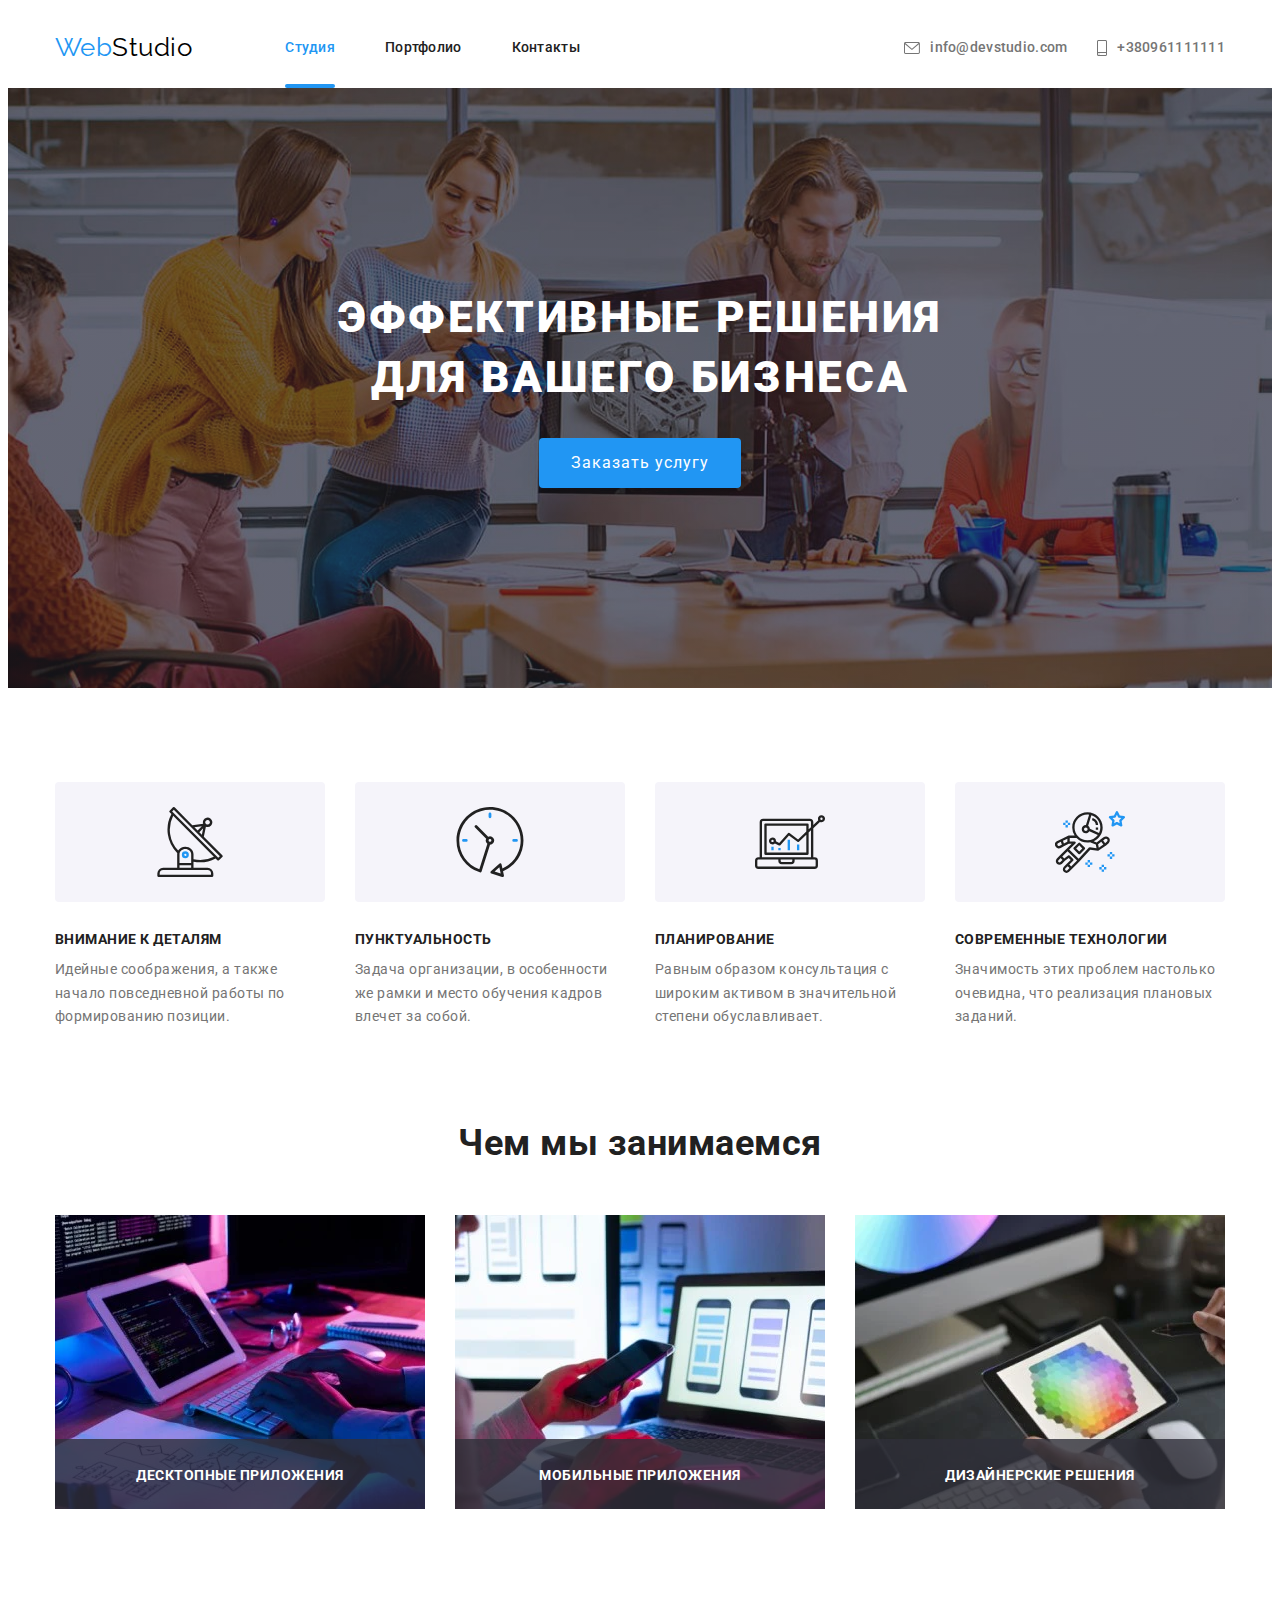
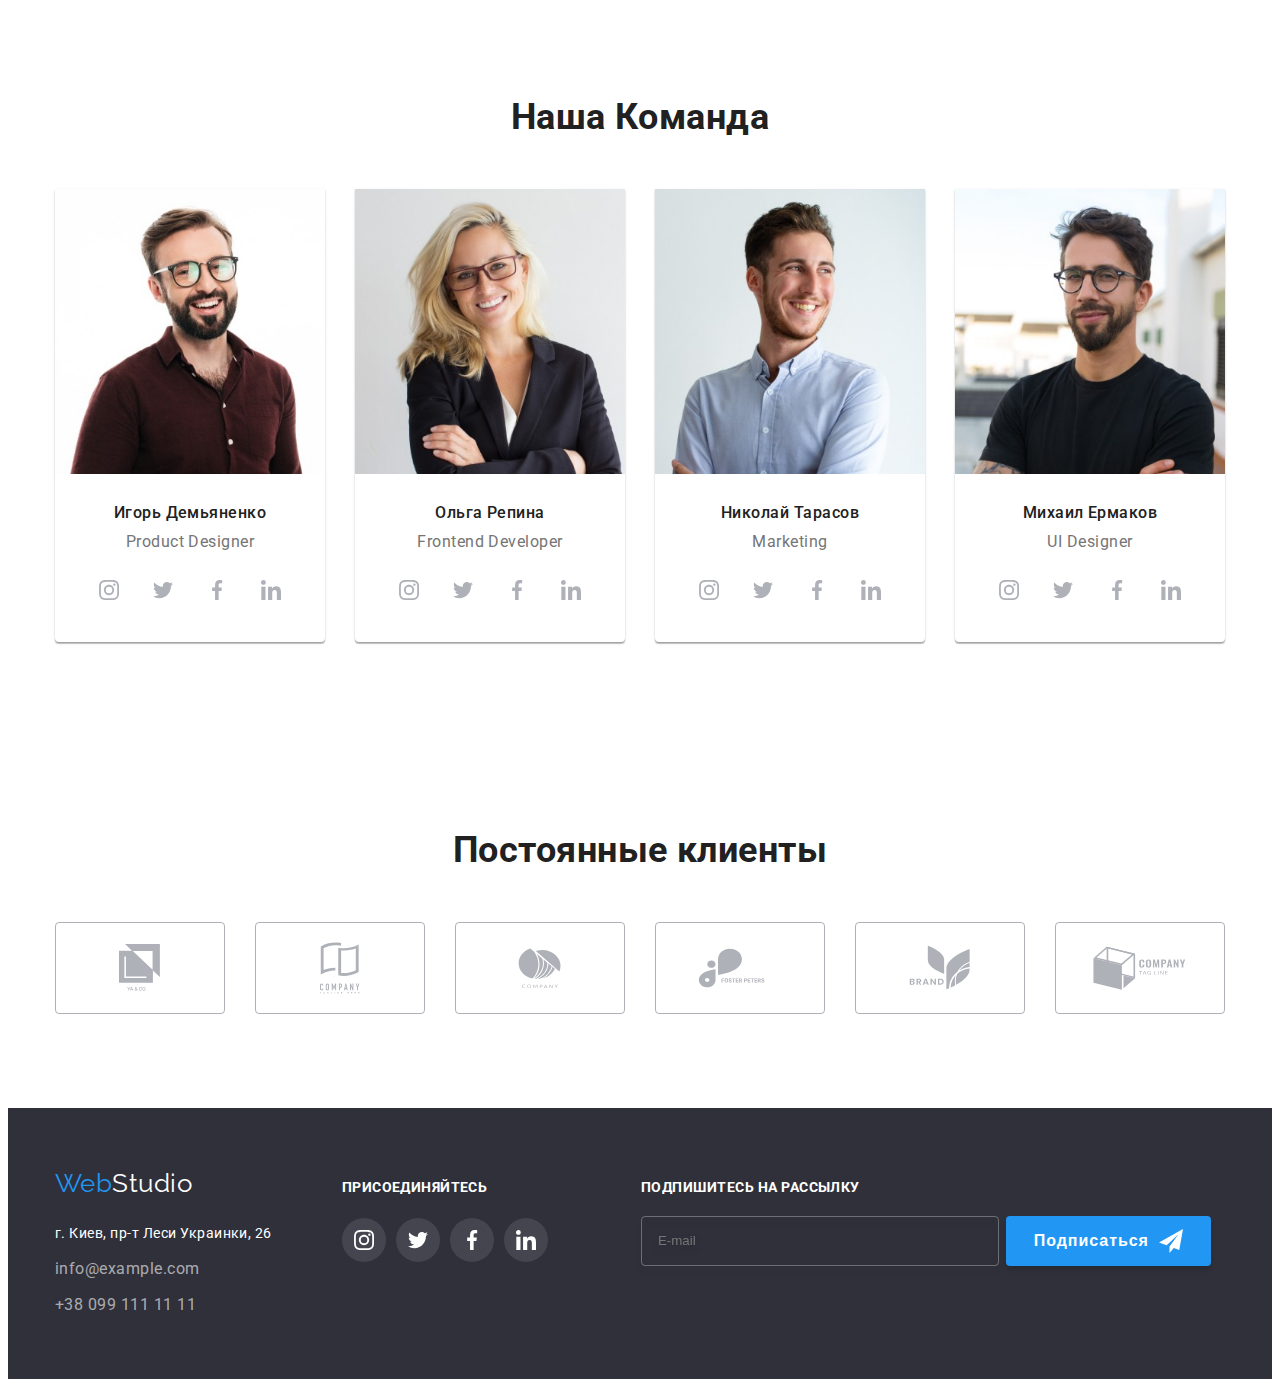
<file: index.html>
<!DOCTYPE html>
<html lang="ru">

<head>
  <meta charset="UTF-8" />
  <meta http-equiv="X-UA-Compatible" content="IE=edge" />
  <meta name="viewport" content="width=device-width, initial-scale=1.0" />
  <!-- Normalize styles -->
  <link rel="stylesheet" href="https://cdnjs.cloudflare.com/ajax/libs/modern-normalize/1.1.0/modern-normalize.min.css"
    integrity="sha512-wpPYUAdjBVSE4KJnH1VR1HeZfpl1ub8YT/NKx4PuQ5NmX2tKuGu6U/JRp5y+Y8XG2tV+wKQpNHVUX03MfMFn9Q=="
    crossorigin="anonymous" referrerpolicy="no-referrer" />
  <!-- styles -->
  <link href="https://fonts.googleapis.com/css2?family=Raleway:wght@700&family=Roboto:wght@400;500;700;900&display=swap"
    rel="stylesheet" />
  <link rel="stylesheet" href="./css/main.min.css">
  <title>WebStudio</title>
</head>

<body data-body>
  <!--header-->
  <header class="header">
    <div class="container header-container">

      <!-- navigation -->

      <nav class="nav">
        <a class="logo logo--in-header link" href="./index.html"> <span class="logo__web">Web</span>Studio</a>
        <ul class="nav__list list">
          <li class="nav__item">
            <a class="nav__link curent link" href="./index.html">Студия</a>
          </li>
          <li class="nav__item">
            <a class="nav__link link" href="./portfolio.html">Портфолио</a>
          </li>
          <li class="nav__item"><a class="nav__link link" href="">Контакты</a></li>
        </ul>
      </nav>

      <!-- contacts -->

      <ul class="contacts list">
        <li class="contacts__item">
          <a class="contacts__link link" href="mailto:info@devstudio.com">
            <svg class="contacts__icons" width="16px" height="12px">
              <use href="./images/icons.svg#icon-envelope"></use>
            </svg>info@devstudio.com
          </a>
        </li>
        <li class="contacts__item">
          <a class="contacts__link link" href="tel:+380961111111">
            <svg class="contacts__icons" width="10px" height="16px">
              <use href="./images/icons.svg#icon-smartphone"></use>
            </svg>+380961111111
          </a>
        </li>
      </ul>

      <!-- mobile-menu-btn -->
      <button class="mobile-menu-btn " type="button" data-menu-button>
        <svg class="mobile-menu-icon" width="24" height="16">
          <use class="mobile-menu-burger" href="./images/icons.svg#icon-mob-burger_24px"></use>
          <use class="mobile-menu-close" href="./images/icons.svg#icon-mob-close_24px"></use>
        </svg>
      </button>
    </div>
  </header>
  <main>
    <!-- Hero -->
    <section class="section hero overlay-hero">
      <div class="container">
        <h1 class="hero__header">Эффективные решения для вашего бизнеса</h1>
        <button class="button--in-hero button" type="button" data-modal-open>Заказать услугу</button>
      </div>
    </section>
    <!-- modal window -->
    <div class="backdrop is-hidden" data-modal>
      <div class="modal">
        <button class="close-btn" type="button" data-modal-close>
          <svg class="close-btn__icon" width="11px" height="11px">
            <use href="./images/icons.svg#icon-close"></use>
          </svg>
        </button>
        <form class="form" name="user-register-form" autocomplete="on" novalidate>
          <div role="group" aria-labelledby="form-header">
            <p class="form__header">Оставьте свои данные, мы вам перезвоним</p>
            <ul class="form__list list">
              <li class="form__item ">
                <label class="form__lable" for="name">Имя</label>
                <input class="form__input" type="text" name="name" placeholder=" " />
                <svg class="form__icon" width="12px" height="12px">
                  <use href="./images/icons.svg#icon-person-blank"></use>
                </svg>
              </li>
              <li class="form__item">
                <label class="form__lable" for="tel">Телефон</label>
                <input class="form__input" type="phone" name="phone" placeholder=" " />
                <svg class="form__icon" width="12px" height="12px">
                  <use href="./images/icons.svg#icon-phone-blank"></use>
                </svg>
              </li>
              <li class="form__item">
                <label class="form__lable" for="mail">Почта</label>
                <input class="form__input" type="email" name="email" placeholder=" " />
                <svg class="form__icon" width="12px" height="12px">
                  <use href="./images/icons.svg#icon-email-blank"></use>
                </svg>
              </li>
              <li class="form__item">
                <label class="form__lable" for="comment">Коментарий</label>
                <textarea class="form__textarea" name="comment" id="comment" cols="10" rows=""
                  placeholder="Введите текст"></textarea>
              </li>
            </ul>
            <label class="form__checkbox">
              <input class="form__checkbox-input visually-hidden " type="checkbox" name="user-agreement" />
              <span class="form__custom-checkbox">
                <svg class="form__checkbox-icon" width="12px" height="11px">
                  <use href="./images/icons.svg#icon-check"></use>
                </svg>
              </span>
              <span class="form__checkbox-agreement">Соглашаюсь с рассылкой и принимаю <a class="form__checkbox-agreed"
                  href="./index.html">Условия договора</a>
              </span>
            </label>
          </div>
          <button class="form-button" type="submit">Отправить</button>
        </form>
      </div>
    </div>

    <!-- mobile menu -->
    <div class="mobile-menu " data-menu>
      <ul class="mobile-menu-nav list">
        <li class="mobile-menu-nav-item">
          <a class="mobile-menu-nav-link link current" href="./index.html">Студия </a>
        </li>
        <li class="mobile-menu-nav-item">
          <a class="mobile-menu-nav-link link" href="./portfolio.html">Портфолио</a>
        </li>
        <li class="mobile-menu-nav-item">
          <a class="mobile-menu-nav-link link" href="">Контакты</a>
        </li>
      </ul>

      <ul class="mobile-menu-contacts list">
        <li class="mobile-menu-contacts-item">
          <a class="link mobile-menu-contacts--tel accent" href="tel:+380961111111"> +38 096 111 11 11 </a>
        </li>
        <li class="mobile-menu-contacts-item">
          <a class="link mobile-menu-contacts--mail" href="mailto:info@devstudio.com">info@devstudio.com</a>
        </li>
      </ul>

      <ul class="mobile-menu-socials list">
        <li class="mobile-menu-socials-item">
          <a class="mobile-menu-socials-link link" href=""> Instagram </a>
        </li>
        <li class="mobile-menu-socials-item">
          <a class="mobile-menu-socials-link link" href="">Twitter</a>
        </li>
        <li class="mobile-menu-socials-item">
          <a class="mobile-menu-socials-link link" href="">Facebook</a>
        </li>
        <li class="mobile-menu-socials-item">
          <a class="mobile-menu-socials-link link" href="">LinkedIn</a>
        </li>
      </ul>
    </div>

    <!-- Feature-->
    <section class="section feature ">
      <div class="container">
        <h2 class="visually-hidden">Особенность</h2>
        <ul class="feature__list card-set list">
          <li class="feature__item card-set__item ">
            <div class="feature__icon-box">
              <svg width="70px" height="70px">
                <use href="./images/icons.svg#icon-antenna"></use>
              </svg>
            </div>

            <h3 class="feature__title">Внимание к деталям</h3>
            <p class="feature__text">
              Идейные соображения, а также начало повседневной работы по формированию позиции.
            </p>
          </li>
          <li class="feature__item card-set__item">
            <div class="feature__icon-box">
              <svg width="70px" height="70px">
                <use href="./images/icons.svg#icon-clock"></use>
              </svg>
            </div>
            <h3 class="feature__title">Пунктуальность</h3>
            <p class="feature__text">
              Задача организации, в особенности же рамки и место обучения кадров влечет за собой.
            </p>
          </li>
          <li class="feature__item card-set__item">
            <div class="feature__icon-box">
              <svg width="70px" height="70px">
                <use href="./images/icons.svg#icon-diagram"></use>
              </svg>
            </div>
            <h3 class="feature__title">Планирование</h3>
            <p class="feature__text">
              Равным образом консультация с широким активом в значительной степени обуславливает.
            </p>
          </li>
          <li class="feature__item card-set__item">
            <div class="feature__icon-box">
              <svg width="70px" height="70px">
                <use href="./images/icons.svg#icon-astronaut"></use>
              </svg>
            </div>
            <h3 class="feature__title">Современные технологии</h3>
            <p class="feature__text">
              Значимость этих проблем настолько очевидна, что реализация плановых заданий.
            </p>
          </li>
        </ul>
      </div>
    </section>
    <!-- About -->
    <section class="about section">
      <div class="container">
        <h2 class="section-title">Чем мы занимаемся</h2>
        <ul class="about__list list">
          <li class="about__img">
            <div class="about__overlay">
              <p class="about__text">Десктопные приложения</p>
            </div>
            <picture>
              <!-- decktop -->
              <source media="(min-width:1200px)"
                srcset="./images/base/about/about_1.webp 1x, ./images/base/about/about_1@2x.webp 2x "
                type="image/webp" />

              <source media="(min-width:1200px)"
                srcset="./images/base/about/about_1.jpg 1x, ./images/base/about/about_1@2x.jpg 2x " type="image/jpg" />
              <img src="./images/base/about/about_1.jpg" alt="верстка" width="">
            </picture>
          </li>
          <li class="about__img">
            <div class="about__overlay">
              <p class="about__text">Мобильные приложения</p>
            </div>
            <picture>
              <!-- decktop -->
              <source media="(min-width:1200px)"
                srcset="./images/base/about/about_2.webp 1x, ./images/base/about/about_2@2x.webp 2x "
                type="image/webp" />

              <source media="(min-width:1200px)"
                srcset="./images/base/about/about_2.jpg 1x, ./images/base/about/about_2@2x.jpg 2x " type="image/jpg" />
              <img src="./images/base/about/about_2.jpg" alt="верстка" width="">
            </picture>

            <!-- <img src="./images/base/box2.jpg" alt="мультиплатформа" width="370" /> -->
          </li>
          <li class="about__img">
            <div class="about__overlay">
              <p class="about__text">Дизайнерские решения</p>
            </div>
            <picture>
              <!-- decktop -->
              <source media="(min-width:1200px)"
                srcset="./images/base/about/about_3.webp 1x, ./images/base/about/about_3@2x.webp 2x "
                type="image/webp" />

              <source media="(min-width:1200px)"
                srcset="./images/base/about/about_3.jpg 1x, ./images/base/about/about_3@2x.jpg 2x " type="image/jpg" />
              <img src="./images/base/about/about_3.jpg" alt="верстка" width="">
            </picture>
            <!-- <img src="./images/base/box3.jpg" alt="дизайн" width="370" /> -->
          </li>
        </ul>
      </div>
    </section>
    <!-- Team -->
    <section class="section">
      <div class="container team">
        <h2 class="section-title">Наша Команда</h2>
        <ul class="team__list card-set list">
          <li class="team__item card-set__item">
            <a href=""></a>
            <picture>
              <!-- decktop -->
              <source media="(min-width:min-width:1200px )" srcset="./images/base/team/deck/team-deck-1.webp 1x,
               ./images/base/team/deck/team-deck-1x2.webp 2x" type="image/webp">
              <source media="(min-width:min-width:1200px )" srcset="./images/base/team/deck/team-deck-1.jpg 1x,
                             ./images/base/team/deck/team-deck-1x2.jpg 2x" type="image/jpg">
              <!-- tablet -->
              <source media="(min-width:768px )" srcset="./images/base/team/tablet/team-01-tab.jpg 1x,
                                  ./images/base/team/tablet/team-01-tab@2x.jpg 2x" type="image/jpg">
              <source media="(min-width:768px )" srcset="./images/base/team/tablet/team-01-tab.webp 1x,
                                                    ./images/base/team/tablet/team-01-tab@2x.webp 2x"
                type="image/webp">
              <!-- mobile -->
              <source media="(max-width:767px )" srcset="./images/base/team/mobile/team-01-mob.jpg 1x,
                  ./images/base/team/mobile/team-01-mob@2x.jpg 2x" type="image/jpg">
              <source media="(max-width:767px )" srcset="./images/base/team/mobile/team-01-mob.webp 1x,
                                    ./images/base/team/mobile/team-01-mob@2x.webp 2x" type="image/webp">

              <img class="team__img" src="./images/base/team/mobile/team-01-mob.jpg" alt="Игорь Демьяненко" width="450"
                height="460" />


            </picture>

            <div class="team__deck">
              <h3 class="team__member">Игорь Демьяненко</h3>
              <p class="team__member-prof" lang="en">Product Designer</p>
              <ul class="social-media list">
                <li class="social-media__item">
                  <a class="social-media__link link" href="" target="_blank" rel="noopener noreferrer"
                    aria-label="instagram">
                    <svg class="social-media__icon" width="20px" height="20px">
                      <use href="./images/icons.svg#icon-instagram"></use>
                    </svg>
                  </a>
                </li>
                <li class="social-media__item">
                  <a class="social-media__link link" href="" target="_blank" rel="noopener noreferrer"
                    aria-label="twitter">
                    <svg class="social-media__icon" width="20px" height="20px">
                      <use href="./images/icons.svg#icon-twitter"></use>
                    </svg>
                  </a>
                </li>
                <li class="social-media__item">
                  <a class="social-media__link link" href="" target="_blank" rel="noopener noreferrer"
                    aria-label="facebook">
                    <svg class="social-media__icon" width="20px" height="20px">
                      <use href="./images/icons.svg#icon-facebook"></use>
                    </svg>
                  </a>
                </li>
                <li class="social-media__item">
                  <a class="social-media__link link" href="" target="_blank" rel="noopener noreferrer"
                    aria-label="linkedin">
                    <svg class="social-media__icon" width="20px" height="20px">
                      <use href="./images/icons.svg#icon-linkedin"></use>
                    </svg>
                  </a>
                </li>
              </ul>
            </div>
          </li>
          <li class="team__item card-set__item">
            <picture>
              <!-- decktop -->
              <source media="(min-width:min-width:1200px )" srcset="./images/base/team/deck/team-deck-2.webp 1x,
                             ./images/base/team/deck/team-deck-2x2.webp 2x" type="image/webp">
              <source media="(min-width:min-width:1200px )" srcset="./images/base/team/deck/team-deck-2.jpg 1x,
                                           ./images/base/team/deck/team-deck-2x2.jpg 2x" type="image/jpg">
              <!-- tablet -->
              <source media="(min-width:768px )" srcset="./images/base/team/tablet/team-02-tab.jpg 1x,
                                                ./images/base/team/tablet/team-02-tab@2x.jpg 2x" type="image/jpg">
              <source media="(min-width:768px )" srcset="./images/base/team/tablet/team-02-tab.webp 1x,
                                                                  ./images/base/team/tablet/team-02-tab@2x.webp 2x"
                type="image/webp">
              <!-- mobile -->
              <source media="(max-width:767px )" srcset="./images/base/team/mobile/team-02-mob.jpg 1x,
                                ./images/base/team/mobile/team-02-mob@2x.jpg 2x" type="image/jpg">
              <source media="(max-width:767px )" srcset="./images/base/team/mobile/team-02-mob.webp 1x,
                                                  ./images/base/team/mobile/team-02-mob@2x.webp 2x" type="image/webp">

              <img class="team__img" src="./images/base/team/mobile/team-02-mob.jpg" alt="Ольга Репина" width="450"
                height="460" />
            </picture>


            <div class="team__deck">
              <h3 class="team__member">Ольга Репина</h3>
              <p class="team__member-prof" lang="en">Frontend Developer</p>
              <ul class="social-media list">
                <li class="social-media__item">
                  <a class="social-media__link link" href="" target="_blank" rel="noopener noreferrer"
                    aria-label="instagram">
                    <svg class="social-media__icon" width="20px" height="20px">
                      <use href="./images/icons.svg#icon-instagram"></use>
                    </svg>
                  </a>
                </li>
                <li class="social-media__item">
                  <a class="social-media__link link" href="" target="_blank" rel="noopener noreferrer"
                    aria-label="twitter">
                    <svg class="social-media__icon" width="20px" height="20px">
                      <use href="./images/icons.svg#icon-twitter"></use>
                    </svg>
                  </a>
                </li>
                <li class="social-media__item">
                  <a class="social-media__link link" href="" target="_blank" rel="noopener noreferrer"
                    aria-label="facebook">
                    <svg class="social-media__icon" width="20px" height="20px">
                      <use href="./images/icons.svg#icon-facebook"></use>
                    </svg>
                  </a>
                </li>
                <li class="social-media__item">
                  <a class="social-media__link link" href="" target="_blank" rel="noopener noreferrer"
                    aria-label="linkedin">
                    <svg class="social-media__icon" width="20px" height="20px">
                      <use href="./images/icons.svg#icon-linkedin"></use>
                    </svg>
                  </a>
                </li>
              </ul>
            </div>
          </li>
          <li class="team__item card-set__item">

            <picture>
              <!-- decktop -->
              <source media="(min-width:min-width:1200px )" srcset="./images/base/team/deck/team-deck-3.webp 1x,
                                           ./images/base/team/deck/team-deck-3x2.webp 2x" type="image/webp">
              <source media="(min-width:min-width:1200px )" srcset="./images/base/team/deck/team-deck-3.jpg 1x,
                                                         ./images/base/team/deck/team-deck-3x2.jpg 2x"
                type="image/jpg">
              <!-- tablet -->
              <source media="(min-width:768px )" srcset="./images/base/team/tablet/team-03-tab.jpg 1x,
                                                              ./images/base/team/tablet/team-03-tab@2x.jpg 2x"
                type="image/jpg">
              <source media="(min-width:768px )"
                srcset="./images/base/team/tablet/team-03-tab.webp 1x,
                                                                                ./images/base/team/tablet/team-03-tab@2x.webp 2x" type="image/webp">
              <!-- mobile -->
              <source media="(max-width:767px )" srcset="./images/base/team/mobile/team-03-mob.jpg 1x,
                                              ./images/base/team/mobile/team-03-mob@2x.jpg 2x" type="image/jpg">
              <source media="(max-width:767px )" srcset="./images/base/team/mobile/team-03-mob.webp 1x,
                                                                ./images/base/team/mobile/team-03-mob@2x.webp 2x"
                type="image/webp">

              <img class="team__img" src="./images/base/team/deck/team_deck-3.jpg" alt="Николай Тарасов" width="450"
                height="460" />
            </picture>

            <div class="team__deck">
              <h3 class="team__member">Николай Тарасов</h3>
              <p class="team__member-prof" lang="en">Marketing</p>
              <ul class="social-media list">
                <li class="social-media__item">
                  <a class="social-media__link link" href="" target="_blank" rel="noopener noreferrer"
                    aria-label="instagram">
                    <svg class="social-media__icon" width="20px" height="20px">
                      <use href="./images/icons.svg#icon-instagram"></use>
                    </svg>
                  </a>
                </li>
                <li class="social-media__item">
                  <a class="social-media__link link" href="" target="_blank" rel="noopener noreferrer"
                    aria-label="twitter">
                    <svg class="social-media__icon" width="20px" height="20px">
                      <use href="./images/icons.svg#icon-twitter"></use>
                    </svg>
                  </a>
                </li>
                <li class="social-media__item">
                  <a class="social-media__link link" href="" target="_blank" rel="noopener noreferrer"
                    aria-label="facebook">
                    <svg class="social-media__icon" width="20px" height="20px">
                      <use href="./images/icons.svg#icon-facebook"></use>
                    </svg>
                  </a>
                </li>
                <li class="social-media__item">
                  <a class="social-media__link link" href="" target="_blank" rel="noopener noreferrer"
                    aria-label="linkedin">
                    <svg class="social-media__icon" width="20px" height="20px">
                      <use href="./images/icons.svg#icon-linkedin"></use>
                    </svg>
                  </a>
                </li>
              </ul>
            </div>
          </li>
          <li class="team__item card-set__item">
            <picture>
              <!-- decktop -->
              <source media="(min-width:min-width:1200px )" srcset="./images/base/team/deck/team-deck-4.webp 1x,
                                                       ./images/base/team/deck/team-deck-4x2.webp 2x"
                type="image/webp">
              <source media="(min-width:min-width:1200px )" srcset="./images/base/team/deck/team-deck-4.jpg 1x,
                                                                     ./images/base/team/deck/team-deck-4x2.jpg 2x"
                type="image/jpg">
              <!-- tablet -->
              <source media="(min-width:768px )"
                srcset="./images/base/team/tablet/team-04-tab.jpg 1x,
                            ./images/base/team/tablet/team-04-tab@2x.jpg 2x" 
                              type="image/jpg">
              <source media="(min-width:768px )" srcset="./images/base/team/tablet/team-04-tab.webp 1x,
                        ./images/base/team/tablet/team-04-tab@2x.webp 2x" 
                        type="image/webp">
              <!-- mobile -->
              <source media="(max-width:767px )" srcset="./images/base/team/mobile/team-04-mob.jpg 1x,
                                                          ./images/base/team/mobile/team-04-mob@2x.jpg 2x"
                type="image/jpg">
              <source media="(max-width:767px )" srcset="./images/base/team/mobile/team-04-mob.webp 1x,
                     ./images/base/team/mobile/team-04-mob@2x.webp 2x" type="image/webp">

              <img class="team__img" src="./images/base/team/mobile/team-04-mob.jpg" alt="Михаил Ермаков" width="450"
                height="460" />
            </picture>

            <div class="team__deck">
              <h3 class="team__member">Михаил Ермаков</h3>
              <p class="team__member-prof" lang="en">UI Designer</p>
              <ul class="social-media list">
                <li class="social-media__item">
                  <a class="social-media__link link" href="" target="_blank" rel="noopener noreferrer"
                    aria-label="instagram">
                    <svg class="social-media__icon" width="20px" height="20px">
                      <use href="./images/icons.svg#icon-instagram"></use>
                    </svg>
                  </a>
                </li>
                <li class="social-media__item">
                  <a class="social-media__link link" href="" target="_blank" rel="noopener noreferrer"
                    aria-label="twitter">
                    <svg class="social-media__icon" width="20px" height="20px">
                      <use href="./images/icons.svg#icon-twitter"></use>
                    </svg>
                  </a>
                </li>
                <li class="social-media__item">
                  <a class="social-media__link link" href="" target="_blank" rel="noopener noreferrer"
                    aria-label="facebook">
                    <svg class="social-media__icon" width="20px" height="20px">
                      <use href="./images/icons.svg#icon-facebook"></use>
                    </svg>
                  </a>
                </li>
                <li class="social-media__item">
                  <a class="social-media__link link" href="" target="_blank" rel="noopener noreferrer"
                    aria-label="linkedin">
                    <svg class="social-media__icon" width="20px" height="20px">
                      <use href="./images/icons.svg#icon-linkedin"></use>
                    </svg>
                  </a>
                </li>
              </ul>
            </div>
          </li>
        </ul>
      </div>
    </section>
    <!-- Clients -->
    <section class="section">
      <div class="container">
        <h2 class="section-title">Постоянные клиенты</h2>
        <ul class="client card-set list">
          <li class="client__item card-set__item link">
            <a class="client__link" href="" target="_blank" rel="noopener noreferrer">
              <svg class="client__icon" width="41px" height="47px">
                <use href="./images/icons.svg#icon-ya-co-1"></use>
              </svg>
            </a>
          </li>
          <li class="client__item card-set__item link">
            <a class="client__link" href="" target="_blank" rel="noopener noreferrer">
              <svg class="client__icon" width="40" height="52">
                <use href="./images/icons.svg#icon-com-tag-here-2"></use>
              </svg>
            </a>
          </li>
          <li class="client__item card-set__item link">
            <a class="client__link" href="" target="_blank" rel="noopener noreferrer">
              <svg class="client__icon" width="43px" height="42px">
                <use href="./images/icons.svg#icon-company-3"></use>
              </svg>
            </a>
          </li>
          <li class="client__item card-set__item link">
            <a class="client__link" href="" target="_blank" rel="noopener noreferrer">
              <svg class="client__icon" width="85px" height="40px">
                <use href="./images/icons.svg#icon-foster-4"></use>
              </svg>
            </a>
          </li>
          <li class="client__item card-set__item link">
            <a class="client__link" href="" target="_blank" rel="noopener noreferrer">
              <svg class="client__icon" width="62px" height="45px">
                <use href="./images/icons.svg#icon-brand-5"></use>
              </svg>
            </a>
          </li>
          <li class="client__item card-set__item link">
            <a class="client__link" href="" target="_blank" rel="noopener noreferrer">
              <svg class="client__icon" width="93px" height="44px">
                <use href="./images/icons.svg#icon-tagline-6"></use>
              </svg>
            </a>
          </li>
        </ul>
      </div>
    </section>
  </main>
  <!-- Подвал -->
  <footer class="footer">
    <div class="container footer-container">
      <div class="footer-address-social">
        <div class="footer-address">
          <a class="logo logo--in-footer link" href="./index.html"><span class="logo__web">Web</span>Studio</a>
          <address class="address">
            <ul class="address__list list">
              <li class="address__item">
                <a class="address__link link" href="https://goo.gl/maps/npCChXU9xTYnC5Zz8" target="_blank"
                  rel="noopener noreferrer">г. Киев, пр-т Леси Украинки, 26</a>
              </li>
              <li class="address__item">
                <a class="address__item link" href="mailto:info@example.com">info@example.com</a>
              </li>
              <li class="address__item">
                <a class="address__item link" href="tel:+380991111111">+38 099 111 11 11</a>
              </li>
            </ul>
          </address>
        </div>
        <div class="footer-social">
          <h2 class="join-social">присоединяйтесь</h2>
          <ul class="social-media list">
            <li class="social-media__item link">
              <a class="social-media__link social-media__link--footer-position" href="" target="_blank"
                rel="noopener noreferrer">
                <svg class="social-media__icon" width="20px" height="20px">
                  <use href="./images/icons.svg#icon-instagram"></use>
                </svg>
              </a>
            </li>
            <li class="social-media__item link">
              <a class="social-media__link social-media__link--footer-position" href="" target="_blank"
                rel="noopener noreferrer">
                <svg class="social-media__icon" width="20px" height="20px">
                  <use href="./images/icons.svg#icon-twitter"></use>
                </svg>
              </a>
            </li>
            <li class="social-media__item link">
              <a class="social-media__link social-media__link--footer-position" href="" target="_blank"
                rel="noopener noreferrer">
                <svg class="social-media__icon" width="20px" height="20px">
                  <use href="./images/icons.svg#icon-facebook"></use>
                </svg>
              </a>
            </li>
            <li class="social-media__item link">
              <a class="social-media__link social-media__link--footer-position" href="" target="_blank"
                rel="noopener noreferrer">
                <svg class="social-media__icon" width="20px" height="20px">
                  <use href="./images/icons.svg#icon-linkedin"></use>
                </svg>
              </a>
            </li>
          </ul>
        </div>
      </div>

      <div class="footer-submit">
        <form class="submit-form" name="submit-form" autocomplete="on" novalidate>
          <label class="submit-form__group">
            <span class="submit-form__text">Подпишитесь на рассылку</span>
            <input class="submit-form__field" type="mail" name="submit" id="submit" placeholder="E-mail" />
          </label>
          <button class="submit-button" type="submit">
            <span class="submit-button__text"> Подписаться </span>
            <svg class="submit-button__icon" width="24px" height="24px">
              <use href="./images/icons.svg#icon-send"></use>
            </svg>
          </button>
        </form>
      </div>
    </div>
  </footer>
  <script src="./js/modal.js"></script>
  <script src="./js/mobile-menu.js"></script>
</body>

</html>
</file>
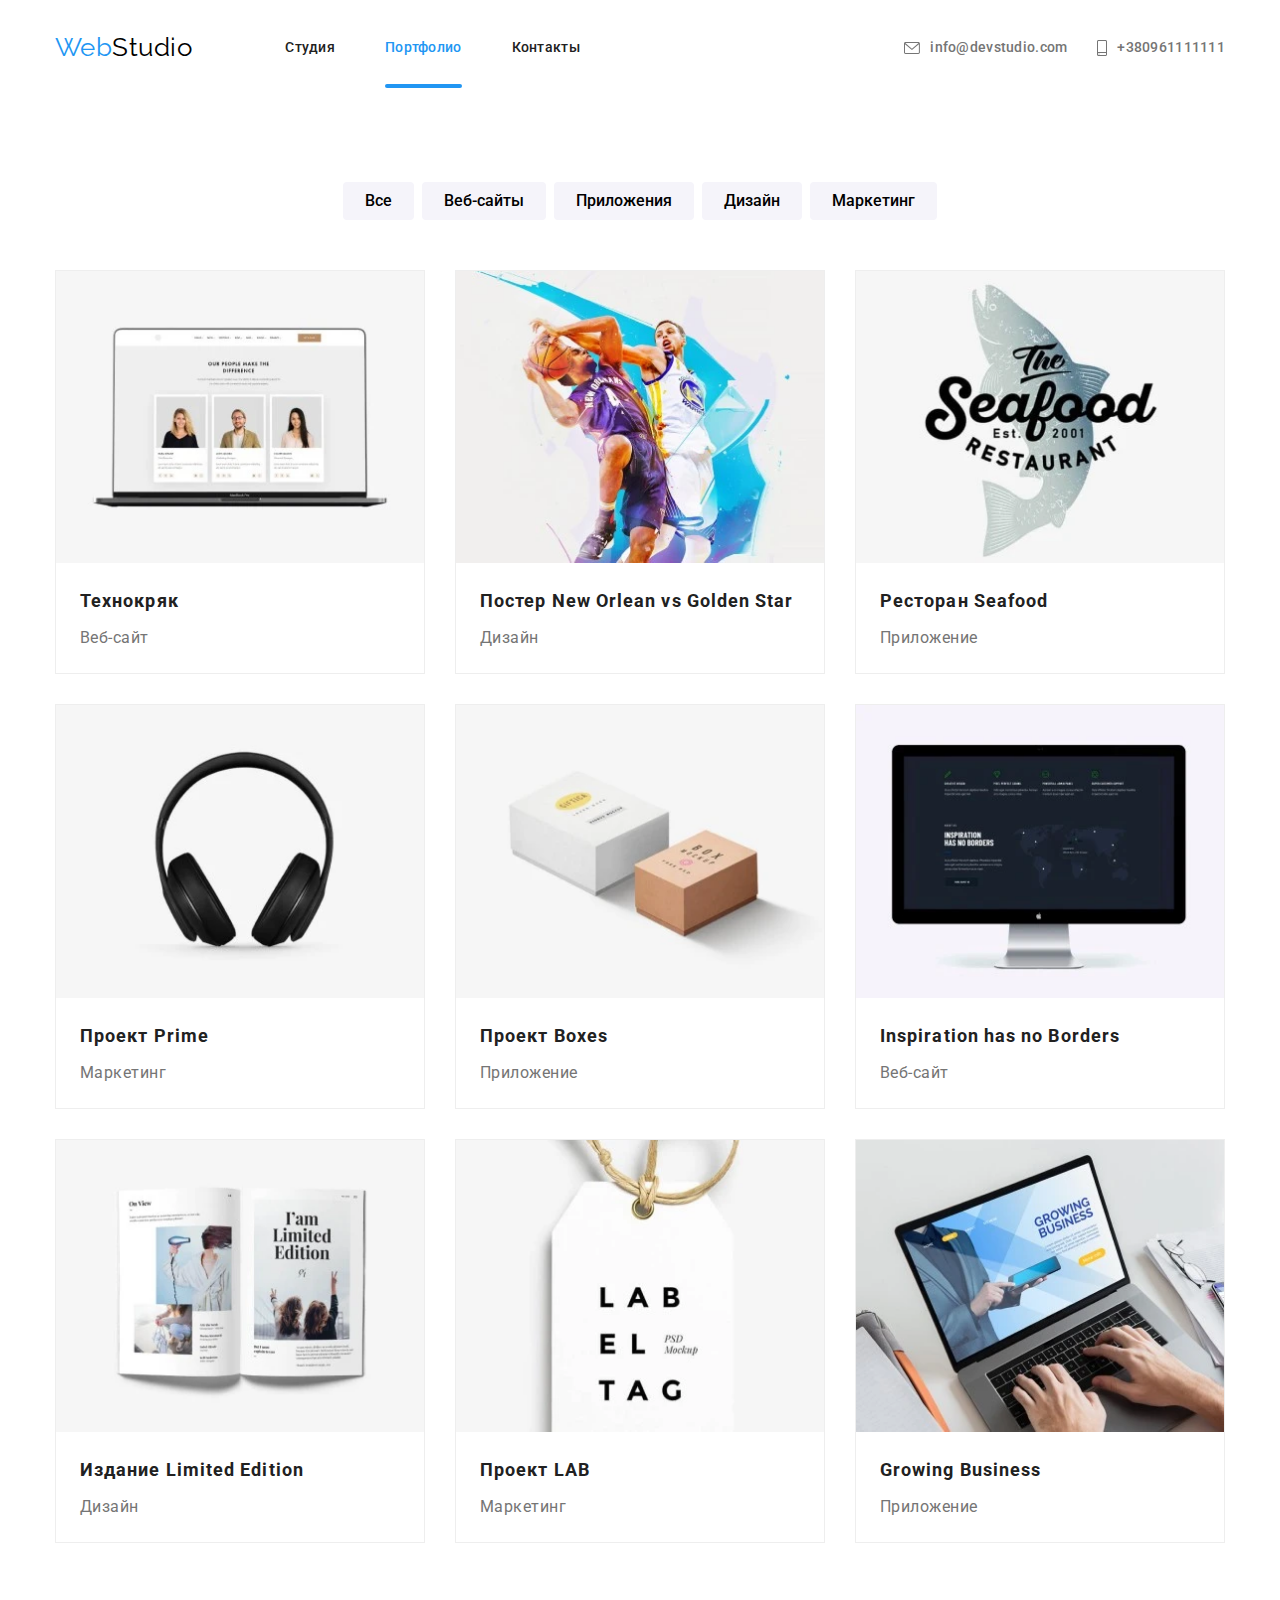
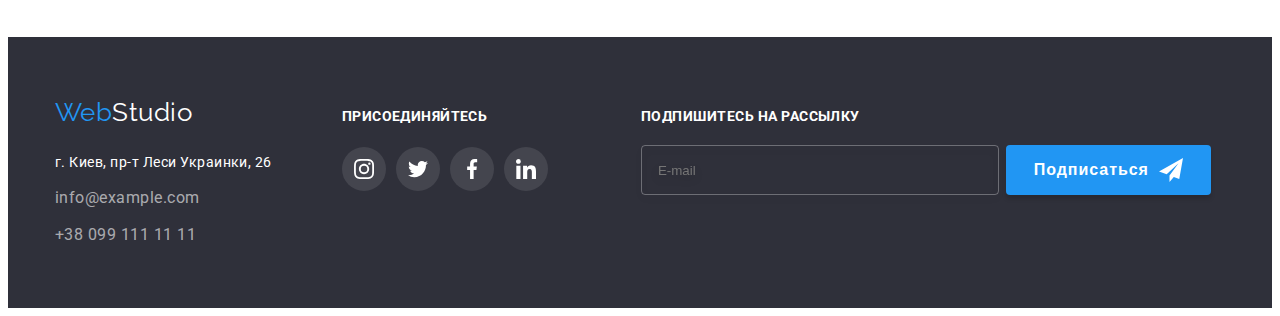
<file: portfolio.html>
<!DOCTYPE html>
<html lang="ru">

<head>
    <meta charset="UTF-8">
    <meta http-equiv="X-UA-Compatible" content="IE=edge">
    <meta name="viewport" content="width=device-width, initial-scale=1.0">
    <link rel="preconnect" href="https://fonts.googleapis.com">
    <link rel="preconnect" href="https://fonts.gstatic.com" crossorigin>
    <!-- Normalize styles -->
    <link rel="stylesheet" href="https://cdnjs.cloudflare.com/ajax/libs/modern-normalize/1.1.0/modern-normalize.min.css"
        integrity="sha512-wpPYUAdjBVSE4KJnH1VR1HeZfpl1ub8YT/NKx4PuQ5NmX2tKuGu6U/JRp5y+Y8XG2tV+wKQpNHVUX03MfMFn9Q=="
        crossorigin="anonymous" referrerpolicy="no-referrer" />
    <!-- Styles -->
    <link
        href="https://fonts.googleapis.com/css2?family=Raleway:wght@700&family=Roboto:wght@400;500;700;900&display=swap"
        rel="stylesheet">
    <link rel="stylesheet" href="./css/main.min.css">
    <title>портфолио</title>
</head>

<body>
    <!--Верхняя линия -->
    <header class="header">
        <header class="header">
            <div class="container header-container">
        
                <!-- navigation -->
        
                <nav class="nav">
                    <a class="logo logo--in-header link" href="./index.html"> <span class="logo__web">Web</span>Studio</a>
                    <ul class="nav__list list">
                        <li class="nav__item">
                            <a class="nav__link  link" href="./index.html">Студия</a>
                        </li>
                        <li class="nav__item">
                            <a class="nav__link curent link" href="./portfolio.html">Портфолио</a>
                        </li>
                        <li class="nav__item"><a class="nav__link link" href="">Контакты</a></li>
                    </ul>
                </nav>
        
                <!-- contacts -->
        
                <ul class="contacts list">
                    <li class="contacts__item">
                        <a class="contacts__link link" href="mailto:info@devstudio.com">
                            <svg class="contacts__icons" width="16px" height="12px">
                                <use href="./images/icons.svg#icon-envelope"></use>
                            </svg>info@devstudio.com
                        </a>
                    </li>
                    <li class="contacts__item">
                        <a class="contacts__link link" href="tel:+380961111111">
                            <svg class="contacts__icons" width="10px" height="16px">
                                <use href="./images/icons.svg#icon-smartphone"></use>
                            </svg>+380961111111
                        </a>
                    </li>
                </ul>
        
                <!-- mobile-menu-btn -->
                <button class="mobile-menu-btn" type="button" data-menu-button>
                    <svg class="mobile-menu-icon" width="24" height="16">
                        <use class="mobile-menu-burger" href="./images/icons.svg#icon-mob-burger_24px"></use>
                        <use class="mobile-menu-close" href="./images/icons.svg#icon-mob-close_24px"></use>
                    </svg>
                </button>

                <div class="mobile-menu" data-menu>
                    <ul class="mobile-menu-nav list">
                        <li class="mobile-menu-nav-item">
                            <a class="mobile-menu-nav-link link " href="./index.html">Студия </a>
                        </li>
                        <li class="mobile-menu-nav-item">
                            <a class="mobile-menu-nav-link current link" href="./portfolio.html">Портфолио</a>
                        </li>
                        <li class="mobile-menu-nav-item">
                            <a class="mobile-menu-nav-link link" href="">Контакты</a>
                        </li>
                    </ul>
                
                    <ul class="mobile-menu-contacts list">
                        <li class="mobile-menu-contacts-item">
                            <a class="link mobile-menu-contacts--tel accent" href="tel:+380961111111"> +38 096 111 11 11 </a>
                        </li>
                        <li class="mobile-menu-contacts-item">
                            <a class="link mobile-menu-contacts--mail" href="mailto:info@devstudio.com">info@devstudio.com</a>
                        </li>
                    </ul>
                
                    <ul class="mobile-menu-socials list">
                        <li class="mobile-menu-socials-item">
                            <a class="mobile-menu-socials-link link" href=""> Instagram </a>
                        </li>
                        <li class="mobile-menu-socials-item">
                            <a class="mobile-menu-socials-link link" href="">Twitter</a>
                        </li>
                        <li class="mobile-menu-socials-item">
                            <a class="mobile-menu-socials-link link" href="">Facebook</a>
                        </li>
                        <li class="mobile-menu-socials-item">
                            <a class="mobile-menu-socials-link link" href="">LinkedIn</a>
                        </li>
                    </ul>
                </div>
            </div>
            
        </header>
    </header>
    <!-- main -->
    <main>
        <section class="section">
            <div class="container">
                <h1 class="visually-hidden">Porfolio</h1>
                <!-- filters -->
                <ul class="filters list">
                    <li class="filters__item">
                        <button class="filters__button" type="button">Все</button>
                    </li>
                    <li class="filters__item">
                        <button class="filters__button" type="button">Веб-сайты</button>
                    </li>
                    <li class="filters__item">
                        <button class="filters__button" type="button">Приложения</button>
                    </li>
                    <li class="filters__item">
                        <button class="filters__button" type="button">Дизайн</button>
                    </li>
                    <li class="filters__item">
                        <button class="filters__button" type="button">Маркетинг</button>
                    </li>
                </ul>
                <!-- project -->
                <ul class="project card-set list">
                    <li class="card-set__item">
                        <a class="project__item link" href="">
                            <div class="overlay">
                                <picture>
                                    <!-- deck -->
                                    <source media="(min-width:1200px )" srcset="./images/portfolio/project/deck/project_01_deck_texno.webp 1x,
                                    ./images/portfolio/project/deck/project_01_deck_texno@2x.webp 2x" type="image/webp">
                                    <source media="(min-width:1200px )" 
                                    srcset="./images/portfolio/project/deck/project_01_deck_texno.jpg 1x, 
                                    ./images/portfolio/project/deck/project_01_deck_texno@2x.jpg 2x" type="image/jpg">
                                    <!-- tablet -->
                                    <source media="(min-width:768px )" srcset="./images/portfolio/project/tablet/profect-01-techno-tab.webp 1x,
                                    ./images/portfolio/project/tablet/profect-01-techno-tab@2x.webp 2x" type="image/webp">
                                    <source media="(min-width:768px )" srcset="./images/portfolio/project/tablet/profect-01-techno-tab.jpg 1x,
                                    ./images/portfolio/project/tablet/profect-01-techno-tab@2x.jpg 2x" type="image/jpg">
                                    <!-- mobile -->
                                    <source media="(max-width:767px )" srcset="./images/portfolio/project/mobile/project-01-mob.webp 1x,
                                    ./images/portfolio/project/mobile/project-01-mob@2x.webp 2x" type="image/webp">
                                    <source media="(max-width:767px )" srcset="./images/portfolio/project/mobile/project-01-mob.jpg 1x,
                                    ./images/portfolio/project/mobile/project-01-mob@2x.jpg 2x" type="image/jpg">
                                    <img class="project__img" src="images/portfolio/project/mobile/project-01-mob.jpg" alt="технокряк" width="450"
                                        height="294">
                                </picture>
                                
                                <p class="overlay__item">
                                    Ресурс предлагает комплексные предложения с разным уровнем функционала и сервисов.
                                    Все
                                    это позволит посетителю
                                    получить
                                    исчерпывающие сведения о компании или частном лице.
                                </p>
                            </div>
                            <div class="project__desc">
                                <h2 class="project__title">Технокряк</h2>
                                <p class="project__text">Веб-сайт</p>
                            </div>
                        </a>
                    </li>
                    <li class="card-set__item">
                        <a class="project__item link" href="">
                            <div class="overlay">
                                <picture>
                                    <!-- deck -->
                                    <source media="(min-width:1200px )" srcset="./images/portfolio/project/deck/project_02_deck_neworlean.webp 1x,
                                    ./images/portfolio/project/deck/project_02_deck_neworlean@2x.webp" type="image/webp">
                                    <source media="(min-width:1200px )" srcset="./images/portfolio/project/deck/project_02_deck_neworlean.jpg 1x,
                                    ./images/portfolio/project/deck/project_02_deck_neworlean@2x.jpg 2x" type="image/jpg">
                                    <!-- tablet -->
                                    <source media="(min-width:768px )" srcset="./images/portfolio/project/tablet/profect-02-neworlean-tab.webp 1x,
                                    ./images/portfolio/project/tablet/profect-02-neworlean-tab@2x.webp 2x" type="image/webp">
                                    <source media="(min-width:768px )" srcset="./images/portfolio/project/tablet/profect-02-neworlean-tab.jpg 1x,
                                    ./images/portfolio/project/tablet/profect-02-neworlean-tab@2x.jpg 2x" type="image/jpg">
                                    <!-- mobile -->
                                    <source media="(max-width:767px )" srcset="./images/portfolio/project/mobile/project-02-mob.webp 1x,
                                    ./images/portfolio/project/mobile/project-02-mob@2x.jpg 2x" type="image/webp">
                                    <source media="(max-width:767px )" srcset="./images/portfolio/project/mobile/project-02-mob.jpg 1x,
                                    ./images/portfolio/project/mobile/project-02-mob@2x.jpg 2x" type="image/jpg">
                                    <img src="./images/portfolio/project/mobile/project-02-mob.jpg" alt="постер" width="450" height="294">
                                </picture>
                                
                                <p class="overlay__item">

                                </p>
                            </div>
                            <div class="project__desc">
                                <h2 class="project__title">
                                    Постер <span lang="en">New Orlean vs Golden Star</span>
                                </h2>
                                <p class="project__text">Дизайн</p>
                            </div>
                        </a>
                    </li>
                    <li class="card-set__item">
                        <a class="project__item link" href="">
                            <div class="overlay">
                                <picture>
                                    <!-- deck -->
                                    <source media="(min-width:1200px )" srcset="./images/portfolio/project/deck/project_03_deck_seafood.webp 1x,
                                    ./images/portfolio/project/deck/project_03_deck_seafood@2x.webp 2x" type="image/webp">
                                    <source media="(min-width:1200px )" srcset="./images/portfolio/project/deck/project_03_deck_seafood.jpg 1x,
                                    ./images/portfolio/project/deck/project_03_deck_seafood@2x.jpg 2x" type="image/jpg">
                                    <!-- tablet -->
                                    <source media="(min-width:768px )" srcset="./images/portfolio/project/tablet/profect-03-seafood-tab.webp 1x,
                                    ./images/portfolio/project/tablet/profect-03-seafood-tab@2x.webp" type="image/webp">
                                    <source media="(min-width:768px )" srcset="./images/portfolio/project/tablet/profect-03-seafood-tab.jpg 1x,
                                    ./images/portfolio/project/tablet/profect-03-seafood-tab@2x.jpg 2x" type="image/jpg">
                                    <!-- mobile -->
                                    <source media="(max-width:767px )" srcset="images/portfolio/project/mobile/project-03-mob.webp 1x,
                                     ./images/portfolio/project/mobile/project-03-mob@2x.webp 2x" type="image/webp">
                                    <source media="(max-width:767px )" srcset="./images/portfolio/project/mobile/project-03-mob.jpg 1x,
                                    ./images/portfolio/project/mobile/project-03-mob@2x.jpg 2x" type="image/jpg">
                                    <img src="./images/portfolio/project/mobile/project-03-mob.jpg" alt="Ресторан" width="450" height="294">
                                </picture>
                                <p class="overlay__item">

                                </p>
                            </div>
                            <div class="project__desc">
                                <h2 class="project__title">
                                    Ресторан <span lang="en">Seafood</span>
                                </h2>
                                <p class="project__text">Приложение</p>
                            </div>
                        </a>
                    </li>
                    <li class="card-set__item">
                        <a class="project__item link" href="">
                            <div class="overlay">
                                <picture>
                                    <!-- deck -->
                                    <source media="(min-width:1200px )" srcset="./images/portfolio/project/deck/project_04_deck_prime.webp 1x,
                                    ./images/portfolio/project/deck/project_04_deck_prime@2x.webp 2x" type="image/webp">
                                    <source media="(min-width:1200px )" srcset="./images/portfolio/project/deck/project_04_deck_prime.jpg 1x,
                                    ./images/portfolio/project/deck/project_04_deck_prime@2x.jpg 2x" type="image/jpg">
                                    <!-- tablet -->
                                    <source media="(min-width:768px )" srcset="./images/portfolio/project/tablet/profect-04-pime-tab.webp 1x,
                                    ./images/portfolio/project/tablet/profect-04-pime-tab@2x.webp" type="image/webp">
                                    <source media="(min-width:768px )" srcset="./images/portfolio/project/tablet/profect-04-pime-tab.jpg 1x,
                                    ./images/portfolio/project/tablet/profect-04-pime-tab@2x.jpg 2x" type="image/jpg">
                                    <!-- mobile -->
                                    <source media="(max-width:767px )" srcset="./images/portfolio/project/mobile/project-04-mob.webp 1x,
                                    ./images/portfolio/project/mobile/project-04-mob@2x.webp 2x" type="image/webp">
                                    <source media="(max-width:767px )" srcset="./images/portfolio/project/mobile/project-04-mob.jpg 1x,
                                    ./images/portfolio/project/mobile/project-04-mob@2x.jpg 2x" type="image/jpg">
                                    <img src="./images/portfolio/project/mobile/project-04-mob.jpg" alt="Проект Prime" width="450" height="294">
                                </picture>
                                
                                <p class="overlay__item">

                                </p>
                            </div>
                            <div class="project__desc">
                                <h2 class="project__title">
                                    Проект <span lang="en">Prime</span>
                                </h2>
                                <p class="project__text">Маркетинг</p>
                            </div>
                        </a>
                    </li>
                    <li class="card-set__item">
                        <a class="project__item link" href="">
                            <div class="overlay">
                                <picture>
                                    <!-- deck -->
                                    <source media="(min-width:1200px )" srcset="./images/portfolio/project/deck/project_05_deck_boxes.webp 1x,
                                    ./images/portfolio/project/deck/project_05_deck_boxes@2x.webp 2x" type="image/webp">
                                    <source media="(min-width:1200px )" srcset="./images/portfolio/project/deck/project_05_deck_boxes.jpg 1x,
                                    ./images/portfolio/project/deck/project_05_deck_boxes@2x.jpg 2x" type="image/jpg">
                                    <!-- tablet -->
                                    <source media="(min-width:768px )" srcset="./images/portfolio/project/tablet/profect-05-boxes-tab.webp 1x,
                                    ./images/portfolio/project/tablet/profect-05-boxes-tab@2x.webp 2x" type="image/webp">
                                    <source media="(min-width:768px )" srcset="./images/portfolio/project/tablet/profect-05-boxes-tab.jpg 1x,
                                    ./images/portfolio/project/tablet/profect-05-boxes-tab@2x.jpg 2x" type="image/jpg">
                                    <!-- mobile -->
                                    <source media="(max-width:767px )" srcset="./images/portfolio/project/mobile/project-05-mob.webp 1x,
                                    ./images/portfolio/project/mobile/project-05-mob@2x.webp 2x" type="image/webp">
                                    <source media="(max-width:767px )" srcset="./images/portfolio/project/mobile/project-05-mob.jpg 1x,
                                    ./images/portfolio/project/mobile/project-05-mob@2x.jpg 2x" type="image/jpg">
                                    <img src="./images/portfolio/project/mobile/project-05-mob.jpg" alt="" width="450" height="294">
                                </picture>
                                
                                <p class="overlay__item">

                                </p>
                            </div>
                            <div class="project__desc">
                                <h2 class="project__title">
                                    Проект <span lang="en">Boxes</span>
                                </h2>
                                <p class="project__text">Приложение</p>
                            </div>
                        </a>
                    </li>
                    <li class="card-set__item">
                        <a class="project__item link" href="">
                            <div class="overlay">
                                <picture>
                                    <!-- deck -->
                                    <source media="(min-width:1200px )" srcset="./images/portfolio/project/deck/project_06_deck_borders.webp 1x,
                                    ./images/portfolio/project/deck/project_06_deck_borders@2x.webp 2x" type="image/webp">
                                    <source media="(min-width:1200px )" srcset="./images/portfolio/project/deck/project_06_deck_borders.jpg 1x,
                                    ./images/portfolio/project/deck/project_06_deck_borders@2x.jpg 2x" type="image/jpg">
                                    <!-- tablet -->
                                    <source media="(min-width:768px )" srcset="./images/portfolio/project/tablet/profect-06-borders-tab.webp 1x,
                                    ./images/portfolio/project/tablet/profect-06-borders-tab@2x.webp 2x" type="image/webp">
                                    <source media="(min-width:768px )" srcset="./images/portfolio/project/tablet/profect-06-borders-tab.jpg 1x,
                                    ./images/portfolio/project/tablet/profect-06-borders-tab@2x.jpg 2x" type="image/jpg">
                                    <!-- mobile -->
                                    <source media="(max-width:767px )" srcset="./images/portfolio/project/mobile/project-06-mob.webp 1x,
                                    ./images/portfolio/project/mobile/project-06-mob@2x.webp 2x" type="image/webp">
                                    <source media="(max-width:767px )" srcset=".images/portfolio/project/mobile/project-06-mob.jpg 1x,
                                    ./images/portfolio/project/mobile/project-06-mob@2x.jpg 2x" type="image/jpg">
                                    <img src=".images/portfolio/project/mobile/project-06-mob.jpg" alt="" width="450" height="294">
                                </picture>
                                
                                <p class="overlay__item">

                                </p>
                            </div>
                            <div class="project__desc">
                                <h2 class="project__title" lang="en">Inspiration has no Borders</h2>
                                <p class="project__text">Веб-сайт</p>
                            </div>
                        </a>
                    </li>
                    <li class="card-set__item">
                        <a class="project__item link" href="">
                            <div class="overlay">
                                <picture>
                                    <!-- deck -->
                                    <source media="(min-width:1200px )" srcset="./images/portfolio/project/deck/project_07_deck_limited.webp 1x,
                                    ./images/portfolio/project/deck/project_07_deck_limited@2x.webp 2x" type="image/webp">
                                    <source media="(min-width:1200px )" srcset="./images/portfolio/project/deck/project_07_deck_limited.jpg 1x,
                                    ./images/portfolio/project/deck/project_07_deck_limited@2x.jpg 2x" type="image/jpg">
                                    <!-- tablet -->
                                    <source media="(min-width:768px )" srcset="./images/portfolio/project/tablet/profect-07-limited-tab.webp 1x,
                                    ./images/portfolio/project/tablet/profect-07-limited-tab@2x.webp 2x" type="image/webp">
                                    <source media="(min-width:768px )" srcset="./images/portfolio/project/tablet/profect-07-limited-tab.jpg 1x,
                                    ./images/portfolio/project/tablet/profect-07-limited-tab@2x.jpg 2x" type="image/jpg">
                                    <!-- mobile -->
                                    <source media="(max-width:767px )" srcset="./images/portfolio/project/mobile/project-07-mob.webp 1x,
                                    ./images/portfolio/project/mobile/project-07-mob@2x.webp 2x" type="image/webp">
                                    <source media="(max-width:767px )" srcset="./images/portfolio/project/mobile/project-07-mob.jpg 1x,
                                    ./images/portfolio/project/mobile/project-07-mob@2x.jpg 2x" type="image/jpg">
                                    <img src="./images/portfolio/project/mobile/project-07-mob.jpg" alt="" width="450" height="294">
                                </picture>
                                
                                <p class="overlay__item">

                                </p>
                            </div>
                            <div class="project__desc">
                                <h2 class="project__title">
                                    Издание <span lang="en">Limited Edition</span></h2>
                                <p class="project__text">Дизайн</p>
                            </div>
                        </a>
                    </li>
                    <li class="card-set__item">
                        <a class="project__item link" href="">
                            <div class="overlay">
                                <picture>
                                    <!-- deck -->
                                    <source media="(min-width:1200px )" srcset="./images/portfolio/project/deck/project_08_deck_lab.webp 1x,
                                    ./images/portfolio/project/deck/project_08_deck_lab@2x.webp 2x" type="image/webp">
                                    <source media="(min-width:1200px )" srcset="./images/portfolio/project/deck/project_08_deck_lab.jpg 1x,
                                    ./images/portfolio/project/deck/project_08_deck_lab@2x.jpg 2x" type="image/jpg">
                                    <!-- tablet -->
                                    <source media="(min-width:768px )" srcset="./images/portfolio/project/tablet/profect-08-lab-tab.webp 1x,
                                    ./images/portfolio/project/tablet/profect-08-lab-tab@2x.webp 2x" type="image/webp">
                                    <source media="(min-width:768px )" srcset="./images/portfolio/project/tablet/profect-08-lab-tab.jpg 1x,
                                    ./images/portfolio/project/tablet/profect-08-lab-tab@2x.jpg 2x" type="image/jpg">
                                    <!-- mobile -->
                                    <source media="(max-width:767px )" srcset="./images/portfolio/project/mobile/project-08-mob.webp 1x,
                                    ./images/portfolio/project/mobile/project-08-mob@2x.webp 2x" type="image/webp">
                                    <source media="(max-width:767px )" srcset="./images/portfolio/project/mobile/project-08-mob.jpg 1x,
                                    ./images/portfolio/project/mobile/project-08-mob@2x.jpg 2x" type="image/jpg">
                                    <img src="./images/portfolio/project/mobile/project-08-mob.jpg" alt="" width="450" height="294">
                                </picture>
                                
                                <p class="overlay__item">

                                </p>
                            </div>
                            <div class="project__desc">
                                <h2 class="project__title">
                                    Проект <span lang="en">LAB</span>
                                </h2>
                                <p class="project__text">Маркетинг</p>
                            </div>
                        </a>
                    </li>
                    <li class="card-set__item">
                        <a class="project__item link" href="">
                            <div class="overlay">
                                <picture>
                                    <!-- deck -->
                                    <source media="(min-width:1200px )" srcset="./images/portfolio/project/deck/project_09_deck_growing.webp 1x,
                                    ./images/portfolio/project/deck/project_09_deck_growing@2x.webp 2x" type="image/webp">
                                    <source media="(min-width:1200px )" srcset="./images/portfolio/project/deck/project_09_deck_growing.jpg 1x,
                                    ./images/portfolio/project/deck/project_09_deck_growing@2x.jpg 2x" type="image/jpg">
                                    <!-- tablet -->
                                    <source media="(min-width:768px )" srcset="./images/portfolio/project/tablet/profect-09-growing-tab.webp 1x,
                                    ./images/portfolio/project/tablet/profect-09-growing-tab@2x.webp 2x" type="image/webp">
                                    <source media="(min-width:768px )" srcset="./images/portfolio/project/tablet/profect-09-growing-tab.jpg 1x,
                                    ./images/portfolio/project/tablet/profect-09-growing-tab@2x.jpg 2x" type="image/jpg">
                                    <!-- mobile -->
                                    <source media="(max-width:767px )" srcset="./images/portfolio/project/mobile/project-09-mob.webp 1x,
                                    ./images/portfolio/project/mobile/project-09-mob@2x.webp 2x" type="image/webp">
                                    <source media="(max-width:767px )" srcset="./images/portfolio/project/mobile/project-09-mob.jpg 1x,
                                    ./images/portfolio/project/mobile/project-09-mob@2x.jpg 2x" type="image/jpg">
                                    <img src="./images/portfolio/project/mobile/project-09-mob.jpg" alt="" width="450" height="294">
                                </picture>
                                
                                <p class="overlay__item">

                                </p>
                            </div>
                            <div class="project__desc">
                                <h2 class="project__title" lang="en">Growing Business</h2>
                                <p class="project__text">Приложение</p>
                            </div>
                        </a>
                    </li>
                </ul>
            </div>
        </section>
    </main>
    <!-- Подвал -->
    <footer class="footer">
        <div class="container footer-container">
            <div class="footer-address-social">
                <div class="footer-address">
                    <a class="logo logo--in-footer link" href="./index.html"><span class="logo__web">Web</span>Studio</a>
                    <address class="address">
                        <ul class="address__list list">
                            <li class="address__item">
                                <a class="address__link link" href="https://goo.gl/maps/npCChXU9xTYnC5Zz8" target="_blank"
                                    rel="noopener noreferrer">г. Киев, пр-т Леси Украинки, 26</a>
                            </li>
                            <li class="address__item">
                                <a class="address__item link" href="mailto:info@example.com">info@example.com</a>
                            </li>
                            <li class="address__item">
                                <a class="address__item link" href="tel:+380991111111">+38 099 111 11 11</a>
                            </li>
                        </ul>
                    </address>
                </div>
                <div class="footer-social">
                    <h2 class="join-social">присоединяйтесь</h2>
                    <ul class="social-media list">
                        <li class="social-media__item link">
                            <a class="social-media__link social-media__link--footer-position" href="" target="_blank"
                                rel="noopener noreferrer">
                                <svg class="social-media__icon" width="20px" height="20px">
                                    <use href="./images/icons.svg#icon-instagram"></use>
                                </svg>
                            </a>
                        </li>
                        <li class="social-media__item link">
                            <a class="social-media__link social-media__link--footer-position" href="" target="_blank"
                                rel="noopener noreferrer">
                                <svg class="social-media__icon" width="20px" height="20px">
                                    <use href="./images/icons.svg#icon-twitter"></use>
                                </svg>
                            </a>
                        </li>
                        <li class="social-media__item link">
                            <a class="social-media__link social-media__link--footer-position" href="" target="_blank"
                                rel="noopener noreferrer">
                                <svg class="social-media__icon" width="20px" height="20px">
                                    <use href="./images/icons.svg#icon-facebook"></use>
                                </svg>
                            </a>
                        </li>
                        <li class="social-media__item link">
                            <a class="social-media__link social-media__link--footer-position" href="" target="_blank"
                                rel="noopener noreferrer">
                                <svg class="social-media__icon" width="20px" height="20px">
                                    <use href="./images/icons.svg#icon-linkedin"></use>
                                </svg>
                            </a>
                        </li>
                    </ul>
                </div>
            </div>
    
            <div class="footer-submit">
                <form class="submit-form" name="submit-form" autocomplete="on" novalidate>
                    <label class="submit-form__group">
                        <span class="submit-form__text">Подпишитесь на рассылку</span>
                        <input class="submit-form__field" type="mail" name="submit" id="submit" placeholder="E-mail" />
                    </label>
                    <button class="submit-button" type="submit">
                        <span class="submit-button__text"> Подписаться </span>
                        <svg class="submit-button__icon" width="24px" height="24px">
                            <use href="./images/icons.svg#icon-send"></use>
                        </svg>
                    </button>
                </form>
            </div>
        </div>
    </footer>
    <script src="./js/mobile-menu.js"></script>
    <script src="./js/modal.js"></script>
</body>

</html>
</file>
<file: css/main.min.css>
:root{--main-font: "Roboto";--secondary-font: "Raleway";--accent-clr: #2196f3;--secondary-clr: #757575;--white-clr: #ffffff;--basic-clr: #212121;--icon-clr: #afb1b8 /* backgroud color */ --basic-background: #ffffff;--secondary-background: #2f303a;--card-ov-bg: rgba(33, 150, 243, 0.9);--items: 3;--indent: 30px}@media screen and (max-width: 767px){:root{--items:1}}@media screen and (min-width: 768px)and (max-width: 1199px){:root{--items:2}}.visually-hidden{position:absolute;width:1px;height:1px;margin:-1px;border:0;padding:0;white-space:nowrap;-webkit-clip-path:inset(100%);clip-path:inset(100%);clip:rect(0 0 0 0);overflow:hidden}body{font-family:"Roboto",sans-serif;letter-spacing:.03em;color:var(--basic-clr);background-color:var(--basic-background)}body.no-scroll{overflow:hidden}*,*::before,*::after{-webkit-box-sizing:border-box;box-sizing:border-box}h1,h2,h3,h4,p,ul{margin:0}img{display:block;max-width:100%;height:auto}.list{list-style:none;padding:0;margin:0}.link{text-decoration:none}.section{padding-top:60px;padding-bottom:60px;background:var(--white-clr)}@media screen and (min-width: 1200px){.section{padding-top:94px;padding-bottom:94px;background:var(--white-clr)}}.button{padding:10px 32px 10px 32px;border:none;cursor:pointer;background:#2196f3;-webkit-box-shadow:0px 4px 4px rgba(0,0,0,.15);box-shadow:0px 4px 4px rgba(0,0,0,.15);border-radius:4px;font-size:16px;line-height:1.88;text-align:center;letter-spacing:.06em;color:#fff;font-family:inherit;-webkit-transition-property:color,border-radius,-webkit-box-shadow;transition-property:color,border-radius,-webkit-box-shadow;transition-property:color,box-shadow,border-radius;transition-property:color,box-shadow,border-radius,-webkit-box-shadow;-webkit-transition-duration:250ms;transition-duration:250ms;-webkit-transition-timing-function:cubic-bezier(0.4, 0, 0.2, 1);transition-timing-function:cubic-bezier(0.4, 0, 0.2, 1)}.button:hover,.button:focus{background:#188ce8;-webkit-box-shadow:0px 4px 4px rgba(0,0,0,.15);box-shadow:0px 4px 4px rgba(0,0,0,.15);border-radius:4px}.button--in-hero{display:block;margin-left:auto;margin-right:auto}.container{width:100%;padding-left:15px;padding-right:15px;margin-left:auto;margin-right:auto}@media screen and (min-width: 480px){.container{max-width:480px}}@media screen and (min-width: 768px){.container{max-width:768px}}@media screen and (min-width: 1200px){.container{max-width:1200px}}.logo{font-family:var(--secondary-font)}@media screen and (min-width: 480px)and (max-width: 1199px){.logo{font-size:24px;line-height:1.16}}@media screen and (min-width: 1200px){.logo{font-size:26px;line-height:1.19}}.logo--in-header{color:#000}@media screen and (min-width: 768px){.logo--in-header{margin-right:88px}}@media screen and (min-width: 1200px){.logo--in-header{margin-right:93px}}.logo--in-footer{display:block;color:var(--white-clr);margin-right:0px;margin-bottom:20px}.logo__web{color:var(--accent-clr)}.backdrop{position:fixed;top:0;left:0;width:100%;height:100%;background-color:rgba(0,0,0,.2);opacity:1;visibility:visible;pointer-events:initial;-webkit-transition-property:visibility,opacity;transition-property:visibility,opacity;-webkit-transition-duration:250ms;transition-duration:250ms;-webkit-transition-timing-function:cubic-bezier(0.4, 0, 0.2, 1);transition-timing-function:cubic-bezier(0.4, 0, 0.2, 1)}.backdrop.is-hidden{opacity:0;visibility:hidden;pointer-events:none}.close-btn{position:absolute;top:8px;right:8px;width:30px;height:30px;background-color:var(--white-clr);display:-webkit-box;display:-ms-flexbox;display:flex;-webkit-box-pack:center;-ms-flex-pack:center;justify-content:center;-webkit-box-align:center;-ms-flex-align:center;align-items:center;cursor:pointer;border:1px solid rgba(0,0,0,.1);border-radius:50%;-webkit-transition:color 250ms cubic-bezier(0.4, 0, 0.2, 1);transition:color 250ms cubic-bezier(0.4, 0, 0.2, 1)}.close-btn:hover,.close-btn:focus{color:var(--accent-clr)}.close-btn__icon{fill:currentColor}.form{margin-left:auto;margin-right:auto;padding:40px}.form__header{margin-bottom:12px;font-weight:700;font-size:20px;line-height:1.15;text-align:center;color:#212121}@media screen and (max-width: 768px){.form__header{line-height:1.44}}.form__list{margin-bottom:20px}.form__item{position:relative}.form__item:not(:last-child){margin-bottom:10px}.form__input{outline:rgba(0,0,0,0);cursor:pointer;min-height:40px;width:100%;border:1px solid rgba(33,33,33,.2);border-radius:4px;padding-left:42px;-webkit-transition:border 250ms cubic-bezier(0.4, 0, 0.2, 1);transition:border 250ms cubic-bezier(0.4, 0, 0.2, 1)}.form__input:focus{border:1px solid #2196f3;border-radius:4px}.form__input:focus+.form__icon{outline:rgba(0,0,0,0);fill:var(--accent-clr)}.form__lable{display:block;margin-bottom:4px;font-size:12px;line-height:1.16;letter-spacing:.01em;color:#757575}.form__icon{outline:rgba(0,0,0,0);position:absolute;top:50%;left:12px;padding:3px;width:18px;height:18px;-webkit-transition:border 250ms cubic-bezier(0.4, 0, 0.2, 1);transition:border 250ms cubic-bezier(0.4, 0, 0.2, 1)}.form__textarea:focus{border:1px solid #2196f3;border-radius:4px;outline:rgba(0,0,0,0);fill:var(--accent-clr)}.form__textarea{display:block;cursor:pointer;resize:none;width:100%;height:120px;padding:12px 16px;border:1px solid rgba(33,33,33,.2);border-radius:4px;font-size:12px;line-height:1.16;letter-spacing:.01em;outline:rgba(0,0,0,0);-webkit-transition:border 250ms cubic-bezier(0.4, 0, 0.2, 1);transition:border 250ms cubic-bezier(0.4, 0, 0.2, 1)}.form__checkbox{display:block;margin-bottom:30px;cursor:pointer}.form__custom-checkbox{margin-right:7px;display:-webkit-inline-box;display:-ms-inline-flexbox;display:inline-flex;-webkit-box-align:center;-ms-flex-align:center;align-items:center;-webkit-box-pack:center;-ms-flex-pack:center;justify-content:center;width:16px;height:15px;outline:2px solid var(--basic-clr);border-radius:4px;outline-offset:-2px;-webkit-transition:background-color 250ms cubic-bezier(0.4, 0, 0.2, 1),outline-color 250ms cubic-bezier(0.4, 0, 0.2, 1);transition:background-color 250ms cubic-bezier(0.4, 0, 0.2, 1),outline-color 250ms cubic-bezier(0.4, 0, 0.2, 1)}@media screen and (max-width: 768px){.form__custom-checkbox{margin-right:0}}.form__checkbox-input:checked+.form__custom-checkbox{outline-color:var(--accent-clr);background-color:var(--accent-clr)}.form__checkbox-icon{fill:var(--white-clr)}.form__checkbox-agreement{font-size:14px;line-height:1.71;color:var(--secondary-clr)}@media screen and (max-width: 768px){.form__checkbox-agreement{font-weight:400;font-size:12px;line-height:1.16;letter-spacing:.03em}}.form__checkbox-agreed{font-size:14px;line-height:1.71;-webkit-text-decoration-line:underline;text-decoration-line:underline;color:var(--accent-clr)}@media screen and (max-width: 768px){.form__checkbox-agreed{font-weight:400;font-size:12px;line-height:1.16;letter-spacing:.03em}}.form-button{display:block;margin-left:auto;margin-right:auto;cursor:pointer;border:none;font-weight:700;font-size:16px;line-height:1.88;padding:10px 55px;letter-spacing:.06em;color:var(--white-clr);background-color:var(--accent-clr);-webkit-box-shadow:0px 4px 4px rgba(0,0,0,.15);box-shadow:0px 4px 4px rgba(0,0,0,.15);border-radius:4px}.modal{position:absolute;top:50%;left:50%;-webkit-transform:translate(-50%, -50%);transform:translate(-50%, -50%);background-color:var(--white-clr);-webkit-box-shadow:0px 1px 3px rgba(0,0,0,.12),0px 1px 1px rgba(0,0,0,.14),0px 2px 1px rgba(0,0,0,.2);box-shadow:0px 1px 3px rgba(0,0,0,.12),0px 1px 1px rgba(0,0,0,.14),0px 2px 1px rgba(0,0,0,.2);border-radius:4px}@media screen and (max-width: 479px){.modal{width:calc(100% - 40px)}}@media screen and (min-width: 1200px){.modal{min-width:528px;min-height:581px}}@media screen and (min-width: 480px)and (max-width: 787px){.modal{min-width:450px;min-height:609px}}.section-title{margin-bottom:50px;font-size:36px;line-height:1.16;text-align:center}.social-media{display:-webkit-box;display:-ms-flexbox;display:flex;-webkit-box-pack:center;-ms-flex-pack:center;justify-content:center}.social-media__link{display:-webkit-box;display:-ms-flexbox;display:flex;-webkit-box-pack:center;-ms-flex-pack:center;justify-content:center;-webkit-box-align:center;-ms-flex-align:center;align-items:center;width:44px;height:44px;background-color:var(--white-clr);border-radius:50%;color:#afb1b8;-webkit-transition-property:color,background-color;transition-property:color,background-color;-webkit-transition-duration:250ms;transition-duration:250ms;-webkit-transition-timing-function:cubic-bezier(0.4, 0, 0.2, 1);transition-timing-function:cubic-bezier(0.4, 0, 0.2, 1)}.social-media__link--footer-position{background-color:rgba(255,255,255,.1);color:var(--white-clr)}.social-media__link:hover,.social-media__link:focus{color:var(--white-clr);background-color:var(--accent-clr)}.social-media__icon{fill:currentColor}.social-media__item:not(:last-child){margin-right:10px}.overlay{position:relative;overflow:hidden}.overlay__item{margin-top:1px;position:absolute;top:0;left:0;width:100%;height:100%;background-color:var(--card-ov-bg);padding:63px 24px;font-weight:400;font-size:18px;line-height:1.56em;color:#fff;-webkit-transform:translateY(100%);transform:translateY(100%);-webkit-transition-duration:250ms;transition-duration:250ms;-webkit-transition-timing-function:cubic-bezier(0.4, 0, 0.2, 1);transition-timing-function:cubic-bezier(0.4, 0, 0.2, 1)}.filters{display:-webkit-box;display:-ms-flexbox;display:flex;-webkit-box-pack:center;-ms-flex-pack:center;justify-content:center;margin-bottom:50px}@media screen and (max-width: 1199px){.filters{margin-bottom:30px}}@media screen and (max-width: 767px){.filters{display:-webkit-box;display:-ms-flexbox;display:flex;-webkit-box-pack:start;-ms-flex-pack:start;justify-content:start;-ms-flex-wrap:wrap;flex-wrap:wrap;margin-bottom:40px}}@media screen and (max-width: 767px){.filters__item:nth-child(-n+3){margin-bottom:15px}}@media screen and (max-width: 767px){.filters__item:nth-child(-n+3){margin-bottom:15px}}.filters__item:not(:last-child){margin-right:8px}.filters__button.activ__btn{background-color:var(--accent-clr);color:var(--white-clr)}.filters__button{padding:6px 22px 6px 22px;font-family:inherit;font-weight:500;cursor:pointer;border:none;background-color:#f5f4fa;border-radius:4px;font-size:16px;line-height:1.62;text-align:center;-webkit-transition-property:color,background-color,-webkit-box-shadow;transition-property:color,background-color,-webkit-box-shadow;transition-property:color,background-color,box-shadow;transition-property:color,background-color,box-shadow,-webkit-box-shadow;-webkit-transition-duration:250ms;transition-duration:250ms;-webkit-transition-timing-function:cubic-bezier(0.4, 0, 0.2, 1);transition-timing-function:cubic-bezier(0.4, 0, 0.2, 1)}.filters__button:hover,.filters__button:focus{background-color:var(--accent-clr);color:var(--white-clr);-webkit-box-shadow:0px 3px 1px rgba(0,0,0,.1),0px 1px 2px rgba(0,0,0,.08),0px 2px 2px rgba(0,0,0,.12);box-shadow:0px 3px 1px rgba(0,0,0,.1),0px 1px 2px rgba(0,0,0,.08),0px 2px 2px rgba(0,0,0,.12)}.address{font-style:normal}.address__item:not(:last-child){margin-bottom:9px}@media screen and (min-width: 480px)and (max-width: 1199px){.address__item:not(:last-child){margin-bottom:8px}}.address__link{font-size:14px;line-height:1.71;color:var(--white-clr)}.address__item{line-height:1.71;color:rgba(255,255,255,.6);-webkit-transition-property:color;transition-property:color;-webkit-transition-duration:250ms;transition-duration:250ms;-webkit-transition-timing-function:cubic-bezier(0.4, 0, 0.2, 1);transition-timing-function:cubic-bezier(0.4, 0, 0.2, 1)}.address__item:hover,.address__item:focus{color:var(--accent-clr)}.footer-submit{position:relative;padding:0}@media screen and (min-width: 1200px){.footer-submit{min-width:570px;min-height:86px}}.submit-form__group{display:block}.submit-form__text{text-align:center;display:block;margin-bottom:20px;font-weight:700;font-size:14px;line-height:1.14em;text-transform:uppercase;color:var(--white-clr)}@media screen and (min-width: 1200px){.submit-form__text{text-align:left}}.submit-form__field{display:block;padding-left:16px;min-width:358px;min-height:50px;border:1px solid rgba(255,255,255,.3);-webkit-filter:drop-shadow(0px 4px 4px rgba(0, 0, 0, 0.15));filter:drop-shadow(0px 4px 4px rgba(0, 0, 0, 0.15));border-radius:4px;background-color:var(--basic-background);color:var(--white-clr)}@media screen and (min-width: 1200px){.submit-form__field{margin-right:12px}}@media screen and (min-width: 480px)and (max-width: 1199px){.submit-form__field{margin-bottom:20px;min-width:450px;margin-left:auto;margin-right:auto}}@media screen and (max-width: 480px){.submit-form__field{margin-bottom:20px;min-width:100%;margin-left:auto;margin-right:auto}}.submit-button{cursor:pointer;bottom:0;right:0;padding:10px 28px;font-weight:700;font-size:16px;line-height:1.88;display:-webkit-box;display:-ms-flexbox;display:flex;-webkit-box-align:center;-ms-flex-align:center;align-items:center;text-align:center;letter-spacing:.06em;color:var(--white-clr);background-color:var(--accent-clr);-webkit-box-shadow:0px 4px 4px rgba(0,0,0,.15);box-shadow:0px 4px 4px rgba(0,0,0,.15);border-radius:4px;border:none}@media screen and (min-width: 1200px){.submit-button{position:absolute}}@media screen and (max-width: 1199px){.submit-button{margin-left:auto;margin-right:auto}}.submit-button__text{margin-right:10px}.submit-button__icon{fill:currentColor}.card-set{display:-webkit-box;display:-ms-flexbox;display:flex;-ms-flex-wrap:wrap;flex-wrap:wrap;gap:var(--indent)}.card-set__item{-ms-flex-preferred-size:calc((100% - var(--indent)*(var(--items) - 1))/var(--items));flex-basis:calc((100% - var(--indent)*(var(--items) - 1))/var(--items))}.mobile-menu-btn{background-color:rgba(0,0,0,0);border:none;width:40px;height:40px;display:-webkit-box;display:-ms-flexbox;display:flex;-webkit-box-align:center;-ms-flex-align:center;align-items:center;-webkit-box-pack:center;-ms-flex-pack:center;justify-content:center;margin-left:auto;z-index:1000}@media screen and (min-width: 768px){.mobile-menu-btn{display:none}}.mobile-menu-burger{-webkit-transition:500ms;transition:500ms}.mobile-menu-btn.is-open .mobile-menu-burger{opacity:0}.mobile-menu-close{opacity:0;-webkit-transition:500ms;transition:500ms}.mobile-menu-btn.is-open .mobile-menu-close{opacity:1}.mobile-menu-burger:hover,.mobile-menu-burger:focus{fill:var(--accent-clr)}.mobile-menu-close:hover,.mobile-menu-close:focus{fill:var(--accent-clr)}.mobile-menu{position:fixed;top:0;left:0;z-index:100;-webkit-transform:translateX(100%);transform:translateX(100%);width:100vw;height:100vh;padding:48px 40px;display:-webkit-box;display:-ms-flexbox;display:flex;-webkit-box-orient:vertical;-webkit-box-direction:normal;-ms-flex-direction:column;flex-direction:column;background-color:#fff;-webkit-transition:-webkit-transform 500ms;transition:-webkit-transform 500ms;transition:transform 500ms;transition:transform 500ms, -webkit-transform 500ms}.mobile-menu.is-open{-webkit-transform:translateX(0);transform:translateX(0)}@media screen and (min-width: 768px){.mobile-menu{display:none}}.mobile-menu-nav{margin-bottom:auto;font-weight:500;font-size:40px;line-height:47px;letter-spacing:.02em;color:#212121}.mobile-menu-nav-item{font-weight:500;font-size:40px;line-height:47px;letter-spacing:.02em;color:#212121}.mobile-menu-nav-item:not(:last-child){margin-bottom:32px}.mobile-menu-nav-item .current{color:var(--accent-clr)}.mobile-menu-nav-link{display:block;font-weight:500;font-size:40px;line-height:1.17;letter-spacing:.02em;color:#212121}.mobile-menu-contacts{margin-bottom:64px;font-weight:500;font-size:24px;line-height:28px;letter-spacing:.02em;color:#757575}.mobile-menu-contacts-item:not(:last-child){margin-bottom:32px}.mobile-menu-contacts-item .accent{font-size:34px;color:#2196f3}@media screen and (max-width: 479px){.mobile-menu-contacts-item .accent{font-size:24px}}.mobile-menu-contacts--tel{font-weight:500;font-size:34px;line-height:1.17;letter-spacing:.02em;color:#757575}.mobile-menu-contacts--mail{font-weight:500;font-size:24px;line-height:1.16;letter-spacing:.02em;color:#757575}.mobile-menu-socials{display:-webkit-box;display:-ms-flexbox;display:flex;-webkit-box-align:center;-ms-flex-align:center;align-items:center;-ms-flex-wrap:wrap;flex-wrap:wrap;gap:10px;font-weight:500;font-size:18px;line-height:1.22;letter-spacing:.02em;color:var(--accent-clr)}.mobile-menu-socials-item:not(:last-child) .mobile-menu-socials-link{padding-right:10px;border-right:1px solid rgba(33,33,33,.2)}.mobile-menu-socials-link{font-weight:500;font-size:18px;line-height:1.22;letter-spacing:.02em;color:var(--accent-clr)}.header-container{display:-webkit-box;display:-ms-flexbox;display:flex;-webkit-box-align:center;-ms-flex-align:center;align-items:center}.nav{display:-webkit-box;display:-ms-flexbox;display:flex;-webkit-box-align:center;-ms-flex-align:center;align-items:center}.nav__item{position:relative}.nav__item:not(:last-child){margin-right:40px}@media screen and (min-width: 768px){.nav__item:not(:last-child){margin-right:50px}}.nav__list{display:-webkit-box;display:-ms-flexbox;display:flex}@media screen and (min-width: 320px)and (max-width: 767px){.nav__list{display:none}}.nav__link:not(:last-child){margin-right:40px}.nav__link{font-weight:500;font-size:14px;line-height:1.42;letter-spacing:.02em;color:var(--basic-clr);padding-top:30px;padding-bottom:30px;-webkit-transition-property:color;transition-property:color;-webkit-transition-duration:250ms;transition-duration:250ms;-webkit-transition-timing-function:cubic-bezier(0.4, 0, 0.2, 1);transition-timing-function:cubic-bezier(0.4, 0, 0.2, 1);display:block}.nav__link:hover,.nav__link:focus{color:var(--accent-clr)}.curent.nav__link{color:var(--accent-clr)}.curent::after{content:"";position:absolute;width:100%;height:4px;bottom:0;right:0;background-color:var(--accent-clr);border-radius:2px}@media screen and (min-width: 320px)and (max-width: 767px){.contacts{display:none}}@media screen and (min-width: 1200px){.contacts{display:-webkit-box;display:-ms-flexbox;display:flex;margin-left:auto}}@media screen and (min-width: 768px)and (max-width: 1199px){.contacts{display:block;margin-left:auto}}@media screen and (min-width: 1200px){.contacts__item:not(:last-child){margin-right:30px}}@media screen and (min-width: 768px)and (max-width: 1199px){.contacts__item:not(:last-child){margin-bottom:10px}}.contacts__icons{margin-right:10px;fill:var(--secondary-clr)}.contacts__link{display:-webkit-box;display:-ms-flexbox;display:flex;-webkit-box-align:center;-ms-flex-align:center;align-items:center;padding-top:30px;padding-bottom:30px;font-weight:500;font-size:14px;line-height:1.42;letter-spacing:.02em;color:var(--secondary-clr);-webkit-transition-property:color;transition-property:color;-webkit-transition-duration:250ms;transition-duration:250ms;-webkit-transition-timing-function:cubic-bezier(0.4, 0, 0.2, 1);transition-timing-function:cubic-bezier(0.4, 0, 0.2, 1)}@media screen and (min-width: 768px){.contacts__link{padding:0}}.contacts__link:hover,.contacts__link:focus{color:var(--accent-clr)}.contacts__link:hover .contacts__icons,.contacts__link:focus .contacts__icons{fill:var(--accent-clr);-webkit-transition-property:fill;transition-property:fill;-webkit-transition-duration:250ms;transition-duration:250ms;-webkit-transition-timing-function:cubic-bezier(0.4, 0, 0.2, 1);transition-timing-function:cubic-bezier(0.4, 0, 0.2, 1)}.overlay-hero{max-width:1600px;background-repeat:no-repeat;background-size:cover;background-position:center;margin-left:auto;margin-right:auto;background-image:-webkit-gradient(linear, left top, left bottom, from(rgba(47, 48, 58, 0.4)), to(rgba(47, 48, 58, 0.4))),url(../images/hero/hero-mob.jpg);background-image:linear-gradient(rgba(47, 48, 58, 0.4), rgba(47, 48, 58, 0.4)),url(../images/hero/hero-mob.jpg)}@media(min-device-pixel-ratio: 2),(-webkit-min-device-pixel-ratio: 2),(min-resolution: 192dpi),(min-resolution: 2dppx){.overlay-hero{background-image:-webkit-gradient(linear, left top, left bottom, from(rgba(47, 48, 58, 0.4)), to(rgba(47, 48, 58, 0.4))),url(../images/hero/hero-mob@2x.jpg);background-image:linear-gradient(rgba(47, 48, 58, 0.4), rgba(47, 48, 58, 0.4)),url(../images/hero/hero-mob@2x.jpg)}}@media screen and (min-width: 768px){.overlay-hero{background-image:-webkit-gradient(linear, left top, left bottom, from(rgba(47, 48, 58, 0.4)), to(rgba(47, 48, 58, 0.4))),url(../images/hero/hero-tab.jpg);background-image:linear-gradient(rgba(47, 48, 58, 0.4), rgba(47, 48, 58, 0.4)),url(../images/hero/hero-tab.jpg)}}@media screen and (min-width: 768px)and (min-device-pixel-ratio: 2),screen and (min-width: 768px)and (-webkit-min-device-pixel-ratio: 2),screen and (min-width: 768px)and (min-resolution: 192dpi),screen and (min-width: 768px)and (min-resolution: 2dppx){.overlay-hero{background-image:-webkit-gradient(linear, left top, left bottom, from(rgba(47, 48, 58, 0.4)), to(rgba(47, 48, 58, 0.4))),url(../images/hero/hero-tab@2x.jpg);background-image:linear-gradient(rgba(47, 48, 58, 0.4), rgba(47, 48, 58, 0.4)),url(../images/hero/hero-tab@2x.jpg)}}@media screen and (min-width: 1200px){.overlay-hero{background-image:-webkit-gradient(linear, left top, left bottom, from(rgba(47, 48, 58, 0.4)), to(rgba(47, 48, 58, 0.4))),url(../images/hero/hero-deck.jpg);background-image:linear-gradient(rgba(47, 48, 58, 0.4), rgba(47, 48, 58, 0.4)),url(../images/hero/hero-deck.jpg)}}@media screen and (min-width: 1200px)and (min-device-pixel-ratio: 2),screen and (min-width: 1200px)and (-webkit-min-device-pixel-ratio: 2),screen and (min-width: 1200px)and (min-resolution: 192dpi),screen and (min-width: 1200px)and (min-resolution: 2dppx){.overlay-hero{background-image:-webkit-gradient(linear, left top, left bottom, from(rgba(47, 48, 58, 0.4)), to(rgba(47, 48, 58, 0.4))),url(../images/hero/hero-deck@2x.jpg);background-image:linear-gradient(rgba(47, 48, 58, 0.4), rgba(47, 48, 58, 0.4)),url(../images/hero/hero-deck@2x.jpg)}}.hero{background-color:var(--secondary-background);padding-top:200px;padding-bottom:200px}@media screen and (max-width: 768px){.hero{padding-top:118px;padding-bottom:118px}}.hero__header{font-size:26px;line-height:1.62;text-align:center;letter-spacing:.06em;text-transform:uppercase;color:var(--white-clr);margin-left:auto;margin-right:auto;margin-bottom:30px}@media screen and (min-width: 1200px){.hero__header{max-width:696px;font-weight:900;font-size:44px;line-height:1.36}}@media screen and (max-width: 1199px){.hero__header{max-width:360px}}.feature__list{--items: 1 }@media screen and (min-width: 768px){.feature__list{--items:2}}@media screen and (min-width: 1200px){.feature__list{--items:4}}@media screen and (min-width: 480px){.feature__item{width:450px}}@media screen and (min-width: 768px){.feature__item{width:354px}}@media screen and (min-width: 1200px){.feature__item{width:270px}}.feature__icon-box{display:-webkit-box;display:-ms-flexbox;display:flex;-webkit-box-pack:center;-ms-flex-pack:center;justify-content:center;-webkit-box-align:center;-ms-flex-align:center;align-items:center;height:120px;margin-bottom:30px;background-color:#f5f4fa;border-radius:4px}.feature__title{margin-bottom:10px;font-size:14px;line-height:1.14;text-transform:uppercase;color:var(--basic-clr)}@media screen and (min-width: 480px){.feature__title{text-align:center}}@media screen and (min-width: 768px){.feature__title{text-align:left}}@media screen and (min-width: 1200px){.feature__title{text-align:left}}.feature__text{font-weight:400;font-size:14px;line-height:1.71;color:var(--secondary-clr)}@media screen and (min-width: 320px)and (max-width: 1199px){.about{display:none}}.about{padding-top:0}.about__list{display:-webkit-box;display:-ms-flexbox;display:flex}.about__img:not(:last-child){margin-right:30px}.about__img{position:relative}.about__text{padding-top:27px;padding-bottom:27px;font-weight:700;font-size:14px;line-height:1.42;text-align:center;text-transform:uppercase;color:var(--white-clr)}.about__overlay{position:absolute;background-color:rgba(47,48,58,.8);bottom:0;width:370px;height:70px}.team__list{--items: 1}@media screen and (min-width: 768px){.team__list{--items: 2}}@media screen and (min-width: 1200px){.team__list{--items: 4}}.team__item{-webkit-box-shadow:0px 1px 3px rgba(0,0,0,.12),0px 1px 1px rgba(0,0,0,.14),0px 2px 1px rgba(0,0,0,.2);box-shadow:0px 1px 3px rgba(0,0,0,.12),0px 1px 1px rgba(0,0,0,.14),0px 2px 1px rgba(0,0,0,.2);border-radius:0px 0px 4px 4px;background-color:#fff}@media screen and (min-width: 480px){.team__item{width:450px}}@media screen and (min-width: 768px){.team__item{width:354px}}@media screen and (min-width: 1200px){.team__item{width:270px}}.team__deck{padding-top:30px;padding-bottom:30px}.team__member{margin-bottom:10px;font-weight:500;font-size:16px;line-height:1.18;text-align:center}.team__member-prof{margin-bottom:16px;font-size:16px;line-height:1.18;text-align:center;color:var(--secondary-clr)}.client{--items: 2 }@media screen and (min-width: 768px){.client{--items:3}}@media screen and (min-width: 1200px){.client{--items:6}}@media screen and (min-width: 480px){.client__item{width:210px}}@media screen and (min-width: 768px){.client__item{width:226px}}@media screen and (min-width: 1200px){.client__item{width:170px}}.client__link{display:-webkit-box;display:-ms-flexbox;display:flex;-webkit-box-align:center;-ms-flex-align:center;align-items:center;-webkit-box-pack:center;-ms-flex-pack:center;justify-content:center;height:92px;color:#afb1b8;border:1px solid #afb1b8;border-radius:4px;-webkit-transition-property:color,border-color;transition-property:color,border-color;-webkit-transition-duration:250ms;transition-duration:250ms;-webkit-transition-timing-function:cubic-bezier(0.4, 0, 0.2, 1);transition-timing-function:cubic-bezier(0.4, 0, 0.2, 1)}.client__link:hover,.client__link:focus{color:var(--accent-clr);border-color:var(--accent-clr)}.client__icon{fill:currentColor}.project__item{display:block;min-width:100%;min-height:100%;color:var(--basic-clr);border:1px solid #eee;-webkit-transition-property:-webkit-box-shadow;transition-property:-webkit-box-shadow;transition-property:box-shadow;transition-property:box-shadow, -webkit-box-shadow;-webkit-transition-duration:250ms;transition-duration:250ms;-webkit-transition-timing-function:cubic-bezier(0.4, 0, 0.2, 1);transition-timing-function:cubic-bezier(0.4, 0, 0.2, 1)}.project__title{color:var(--basic-clr);margin-bottom:4px;font-size:18px;line-height:2;letter-spacing:.06em}.project__text{font-size:16px;line-height:1.88;color:var(--secondary-clr)}.project__desc{padding:20px 24px}.project__item:hover,.project__item:focus{-webkit-box-shadow:0px 1px 1px rgba(0,0,0,.12),0px 4px 4px rgba(0,0,0,.06),1px 4px 6px rgba(0,0,0,.16);box-shadow:0px 1px 1px rgba(0,0,0,.12),0px 4px 4px rgba(0,0,0,.06),1px 4px 6px rgba(0,0,0,.16)}.project__item:hover .overlay__item,.project__item:focus .overlay__item{-webkit-transform:translateY(0%);transform:translateY(0%)}.footer{padding:60px 0px;background-color:var(--secondary-background)}.footer-container{-webkit-box-align:baseline;-ms-flex-align:baseline;align-items:baseline}@media screen and (min-width: 1200px){.footer-container{display:-webkit-box;display:-ms-flexbox;display:flex}}.footer-address{text-align:center}@media screen and (min-width: 320px)and (max-width: 767px){.footer-address{margin-bottom:60px}}@media screen and (min-width: 768px)and (max-width: 1199px){.footer-address{margin-right:165px}}@media screen and (min-width: 1200px){.footer-address{text-align:left;margin-right:70px}}@media screen and (min-width: 320px)and (max-width: 767px){.footer-social{margin-bottom:60px}}@media screen and (min-width: 1200px){.footer-social{text-align:left;margin-right:93px}}.join-social{margin-bottom:20px;font-style:normal;font-weight:700;font-size:14px;line-height:1.42;letter-spacing:.03em;text-transform:uppercase;color:var(--white-clr)}@media screen and (min-width: 320px){.join-social{text-align:center}}@media screen and (min-width: 1200px){.join-social{text-align:left}}@media screen and (min-width: 1200px){.footer-address-social{display:-webkit-box;display:-ms-flexbox;display:flex;-webkit-box-align:baseline;-ms-flex-align:baseline;align-items:baseline}}@media screen and (min-width: 768px)and (max-width: 1199px){.footer-address-social{display:-webkit-box;display:-ms-flexbox;display:flex;-webkit-box-pack:center;-ms-flex-pack:center;justify-content:center;-webkit-box-align:baseline;-ms-flex-align:baseline;align-items:baseline;margin-bottom:60px}}/*# sourceMappingURL=main.min.css.map */
</file>
